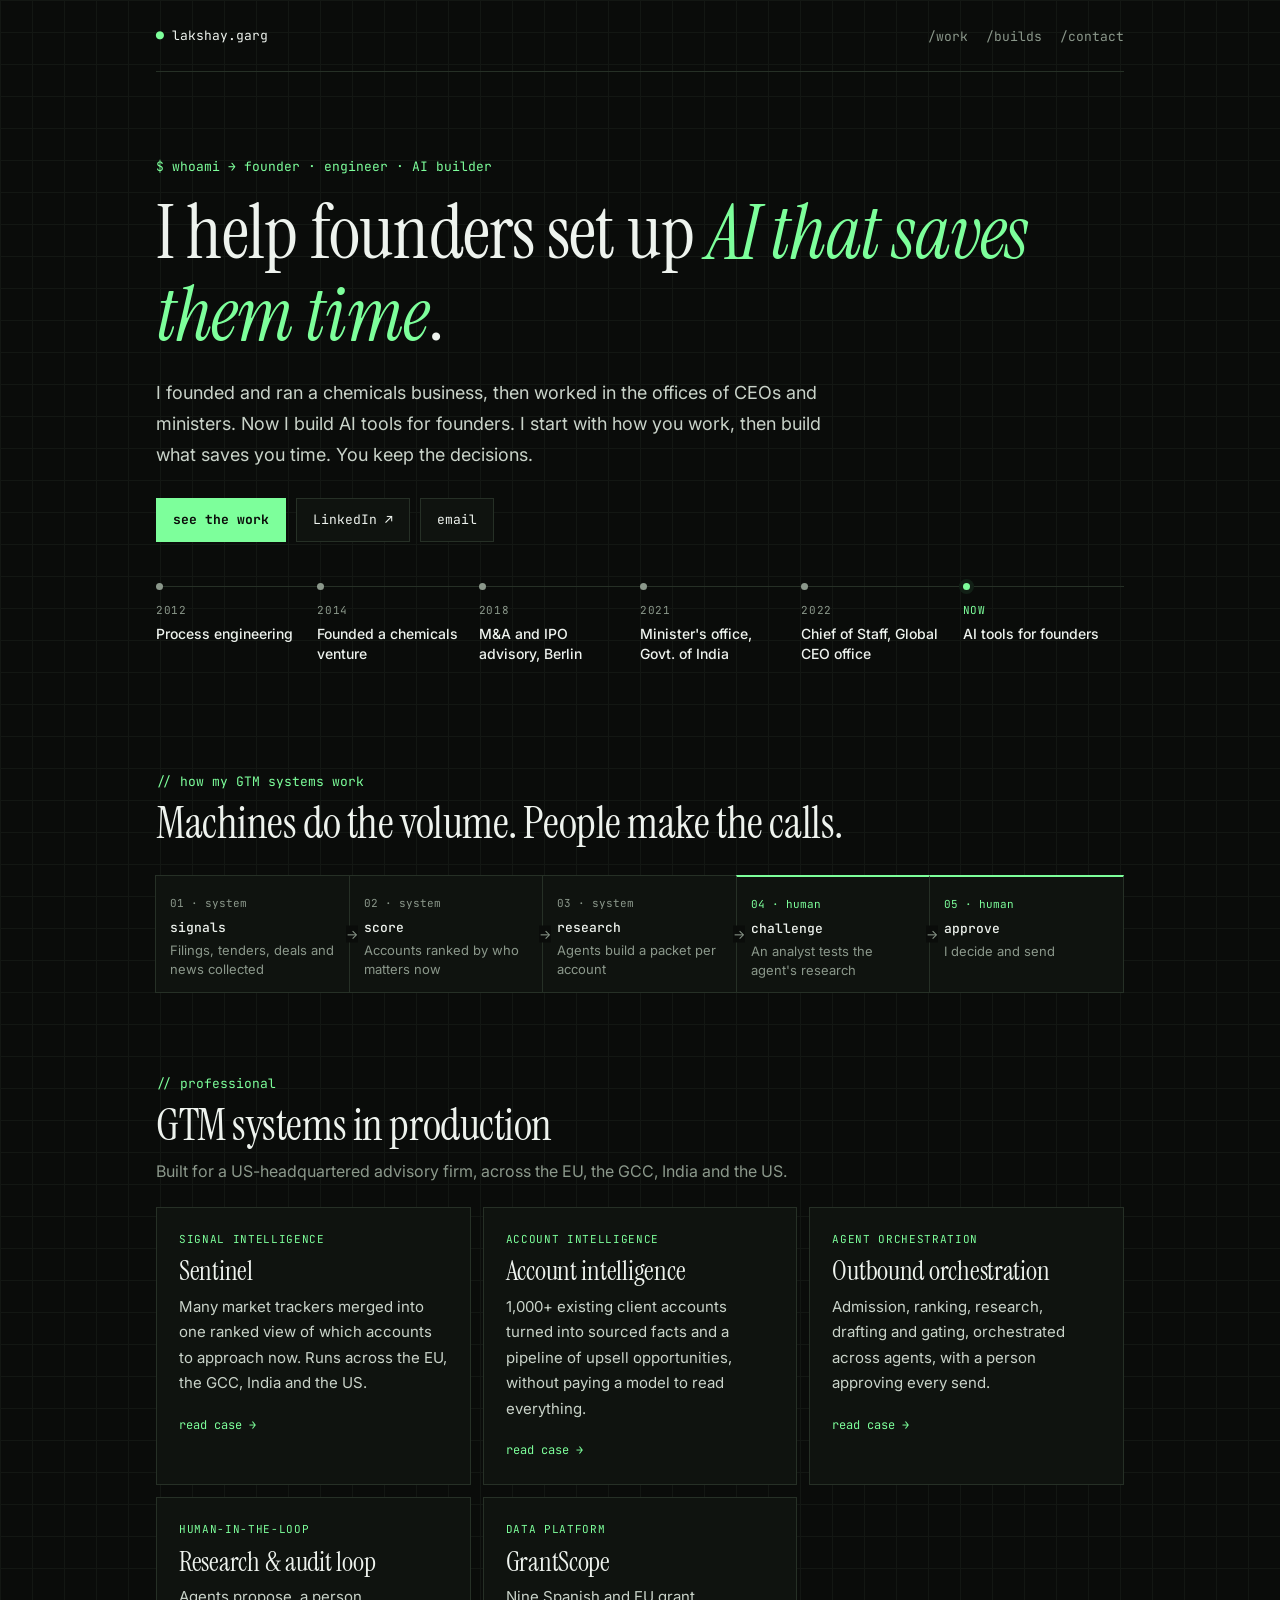
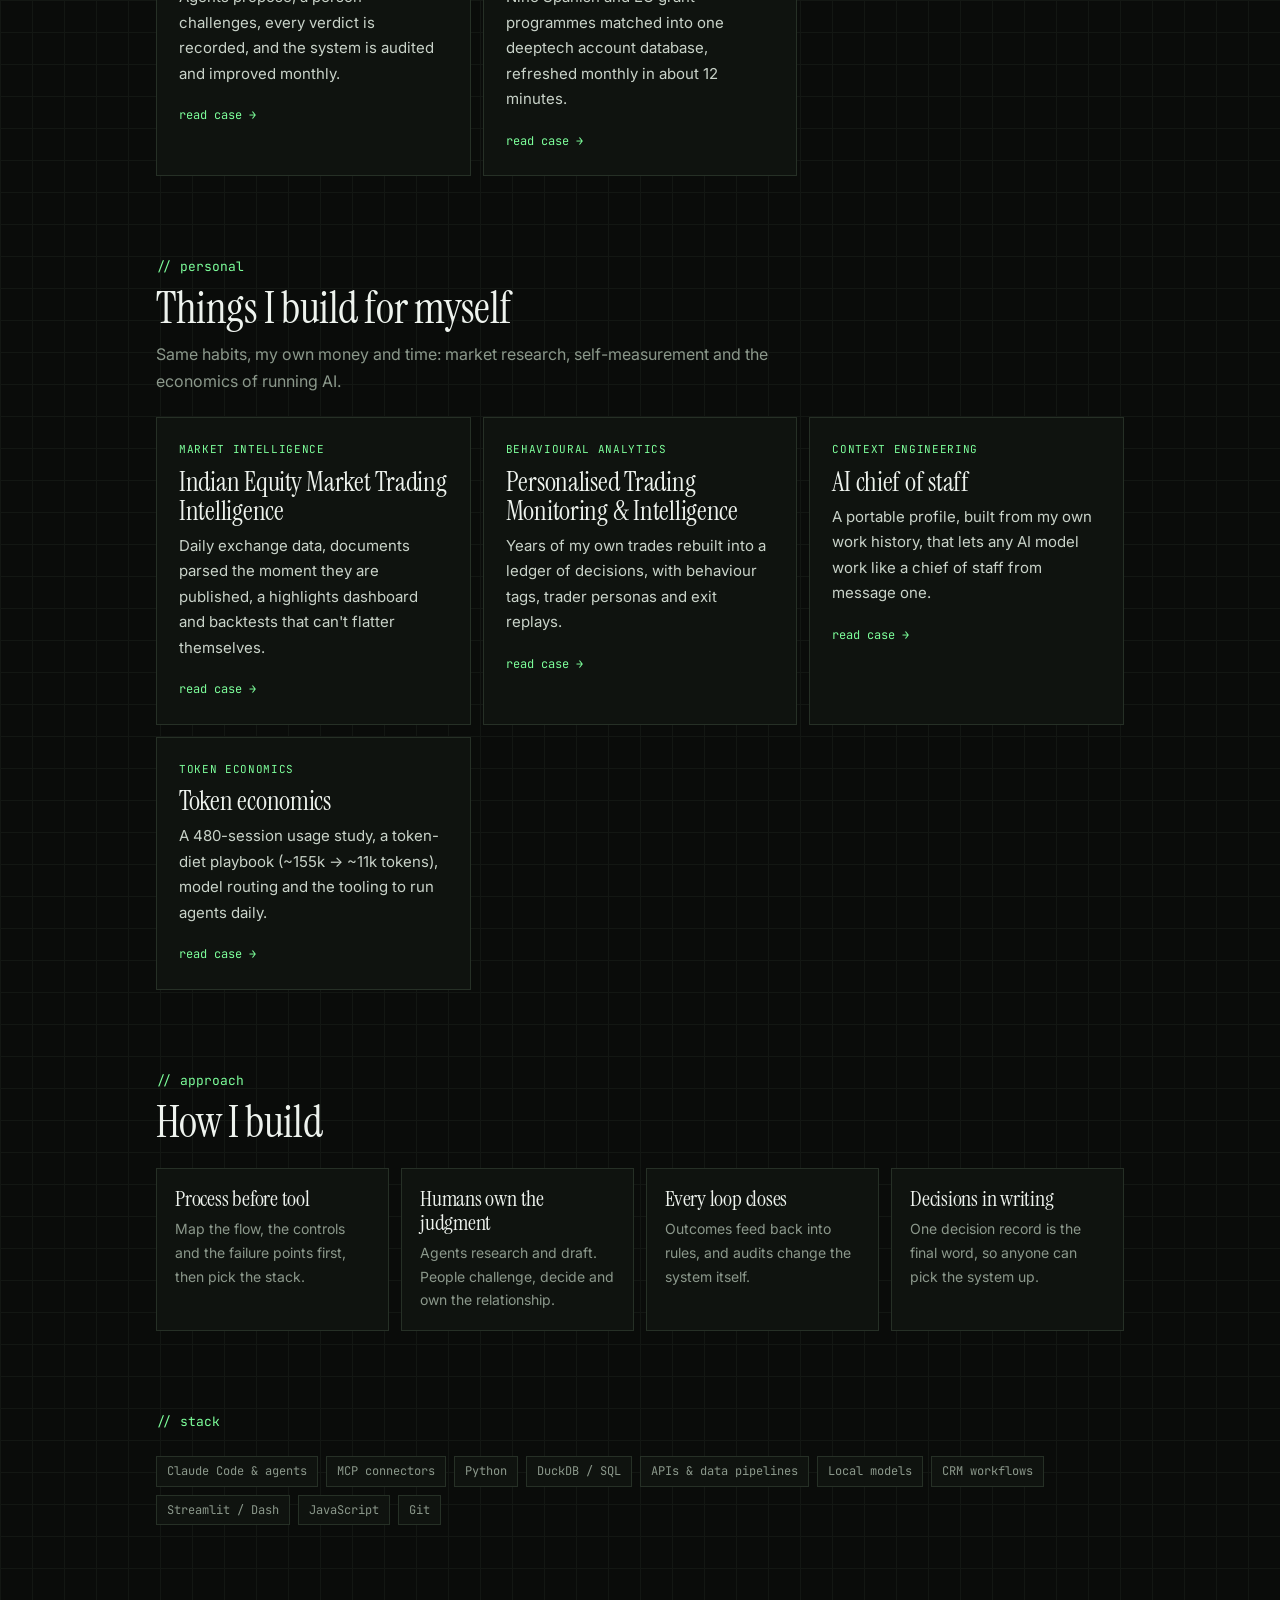
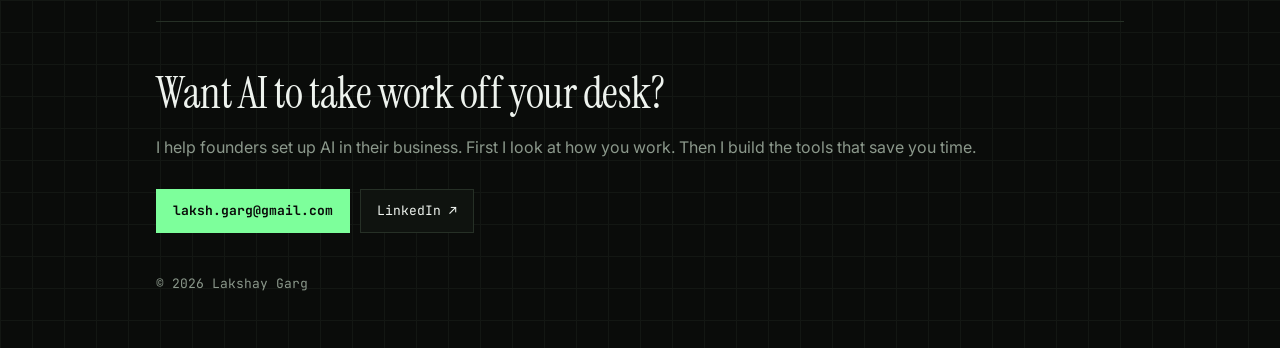
<file: index.html>
<!doctype html>
<html lang="en">
<head>
<meta charset="utf-8">
<meta name="viewport" content="width=device-width, initial-scale=1">
<title>Lakshay Garg — AI for founders</title>
<meta name="description" content="I help founders set up AI in their business. First I look at how you work. Then I build the tools that save you time.">
<link rel="preconnect" href="https://fonts.googleapis.com"><link href="https://fonts.googleapis.com/css2?family=Inter:wght@400;500;600;700&family=JetBrains+Mono:wght@400;500;700&family=Instrument+Serif:ital@0;1&display=swap" rel="stylesheet">
<meta property="og:title" content="Lakshay Garg — AI for founders"><meta property="og:description" content="I help founders set up AI in their business. First I look at how you work. Then I build the tools that save you time."><meta property="og:url" content="https://lakshgarg-wq.github.io/"><meta property="og:image" content="https://lakshgarg-wq.github.io/og/home.png"><meta name="twitter:card" content="summary_large_image">
<link rel="stylesheet" href="site.css">
</head>
<body>
<div class="wrap">
<nav class="top"><a class="brand mono" href="index.html"><b>●</b> lakshay.garg</a><span class="links"><a href="index.html#professional">/work</a><a href="index.html#personal">/builds</a><a href="index.html#contact">/contact</a></span></nav>
<header class="hero">
  <div class="mono prompt">$ whoami → founder · engineer · AI builder</div>
  <h1>I help founders set up <em>AI that saves them time</em>.</h1>
  <p class="lede">I founded and ran a chemicals business, then worked in the offices of CEOs and ministers. Now I build AI tools for founders. I start with how you work, then build what saves you time. You keep the decisions.</p>
  <div class="cta"><a class="btn primary" href="#professional">see the work</a><a class="btn" href="https://www.linkedin.com/in/lakshay-garg-66840947">LinkedIn ↗</a><a class="btn" href="mailto:laksh.garg@gmail.com">email</a></div>
  <div class="path">
    <div><span>2012</span><b>Process engineering</b></div>
    <div><span>2014</span><b>Founded a chemicals venture</b></div>
    <div><span>2018</span><b>M&amp;A and IPO advisory, Berlin</b></div>
    <div><span>2021</span><b>Minister's office, Govt. of India</b></div>
    <div><span>2022</span><b>Chief of Staff, Global CEO office</b></div>
    <div class="now"><span>Now</span><b>AI tools for founders</b></div>
  </div>
</header>

<section class="how">
  <div class="sec-head"><span class="mono">// how my GTM systems work</span><h2>Machines do the volume. People make the calls.</h2></div>
  <div class="pipe"><div class=""><span>01 · system</span><b>signals</b><p>Filings, tenders, deals and news collected</p></div><div class=""><span>02 · system</span><b>score</b><p>Accounts ranked by who matters now</p></div><div class=""><span>03 · system</span><b>research</b><p>Agents build a packet per account</p></div><div class="h"><span>04 · human</span><b>challenge</b><p>An analyst tests the agent's research</p></div><div class="h"><span>05 · human</span><b>approve</b><p>I decide and send</p></div></div>
</section>

<section id="professional">
  <div class="sec-head"><span class="mono">// professional</span><h2>GTM systems in production</h2><p>Built for a US-headquartered advisory firm, across the EU, the GCC, India and the US.</p></div>
  <div class="cards"><a class="card" href="cases/sentinel.html"><div class="k">Signal intelligence</div><h3>Sentinel</h3><p>Many market trackers merged into one ranked view of which accounts to approach now. Runs across the EU, the GCC, India and the US.</p><span class="go">read case →</span></a><a class="card" href="cases/account-intelligence.html"><div class="k">Account intelligence</div><h3>Account intelligence</h3><p>1,000+ existing client accounts turned into sourced facts and a pipeline of upsell opportunities, without paying a model to read everything.</p><span class="go">read case →</span></a><a class="card" href="cases/outbound.html"><div class="k">Agent orchestration</div><h3>Outbound orchestration</h3><p>Admission, ranking, research, drafting and gating, orchestrated across agents, with a person approving every send.</p><span class="go">read case →</span></a><a class="card" href="cases/audit-loop.html"><div class="k">Human-in-the-loop</div><h3>Research & audit loop</h3><p>Agents propose, a person challenges, every verdict is recorded, and the system is audited and improved monthly.</p><span class="go">read case →</span></a><a class="card" href="cases/grantscope.html"><div class="k">Data platform</div><h3>GrantScope</h3><p>Nine Spanish and EU grant programmes matched into one deeptech account database, refreshed monthly in about 12 minutes.</p><span class="go">read case →</span></a></div>
</section>

<section id="personal">
  <div class="sec-head"><span class="mono">// personal</span><h2>Things I build for myself</h2><p>Same habits, my own money and time: market research, self-measurement and the economics of running AI.</p></div>
  <div class="cards"><a class="card" href="cases/nse-pulse.html"><div class="k">Market intelligence</div><h3>Indian Equity Market Trading Intelligence</h3><p>Daily exchange data, documents parsed the moment they are published, a highlights dashboard and backtests that can't flatter themselves.</p><span class="go">read case →</span></a><a class="card" href="cases/ledgerlens.html"><div class="k">Behavioural analytics</div><h3>Personalised Trading Monitoring & Intelligence</h3><p>Years of my own trades rebuilt into a ledger of decisions, with behaviour tags, trader personas and exit replays.</p><span class="go">read case →</span></a><a class="card" href="cases/chief-of-staff.html"><div class="k">Context engineering</div><h3>AI chief of staff</h3><p>A portable profile, built from my own work history, that lets any AI model work like a chief of staff from message one.</p><span class="go">read case →</span></a><a class="card" href="cases/token-economics.html"><div class="k">Token economics</div><h3>Token economics</h3><p>A 480-session usage study, a token-diet playbook (~155k → ~11k tokens), model routing and the tooling to run agents daily.</p><span class="go">read case →</span></a></div>
</section>

<section id="approach">
  <div class="sec-head"><span class="mono">// approach</span><h2>How I build</h2></div>
  <div class="grid4">
    <div><h4>Process before tool</h4><p>Map the flow, the controls and the failure points first, then pick the stack.</p></div>
    <div><h4>Humans own the judgment</h4><p>Agents research and draft. People challenge, decide and own the relationship.</p></div>
    <div><h4>Every loop closes</h4><p>Outcomes feed back into rules, and audits change the system itself.</p></div>
    <div><h4>Decisions in writing</h4><p>One decision record is the final word, so anyone can pick the system up.</p></div>
  </div>
</section>

<section>
  <div class="sec-head"><span class="mono">// stack</span></div>
  <div class="chips"><span class="chip">Claude Code &amp; agents</span><span class="chip">MCP connectors</span><span class="chip">Python</span><span class="chip">DuckDB / SQL</span><span class="chip">APIs &amp; data pipelines</span><span class="chip">Local models</span><span class="chip">CRM workflows</span><span class="chip">Streamlit / Dash</span><span class="chip">JavaScript</span><span class="chip">Git</span></div>
</section>
<footer id="contact">
  <h2>Want AI to take work off your desk?</h2>
  <p>I help founders set up AI in their business. First I look at how you work. Then I build the tools that save you time.</p>
  <div class="cta"><a class="btn primary" href="mailto:laksh.garg@gmail.com">laksh.garg@gmail.com</a><a class="btn" href="https://www.linkedin.com/in/lakshay-garg-66840947">LinkedIn ↗</a></div>
  <p class="fine mono">© 2026 Lakshay Garg</p>
</footer>
</div>
</body>
</html>
</file>
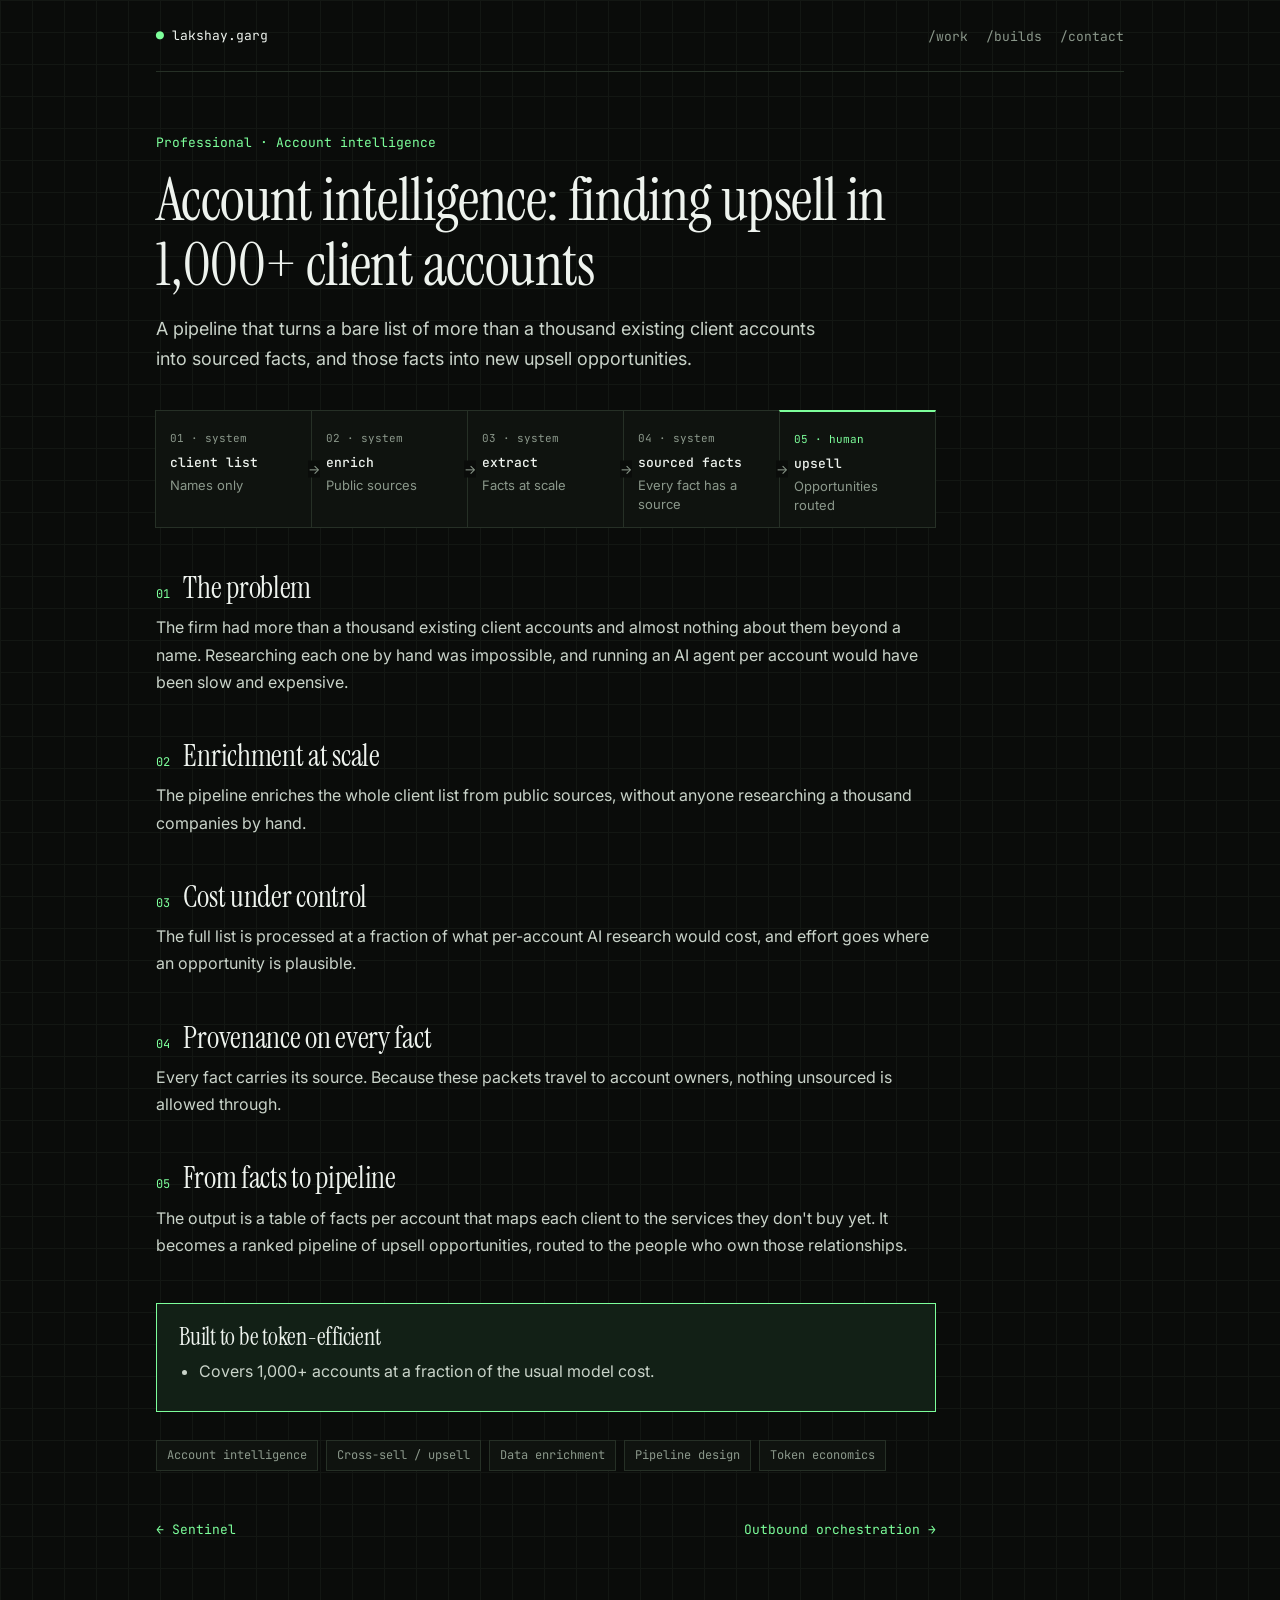
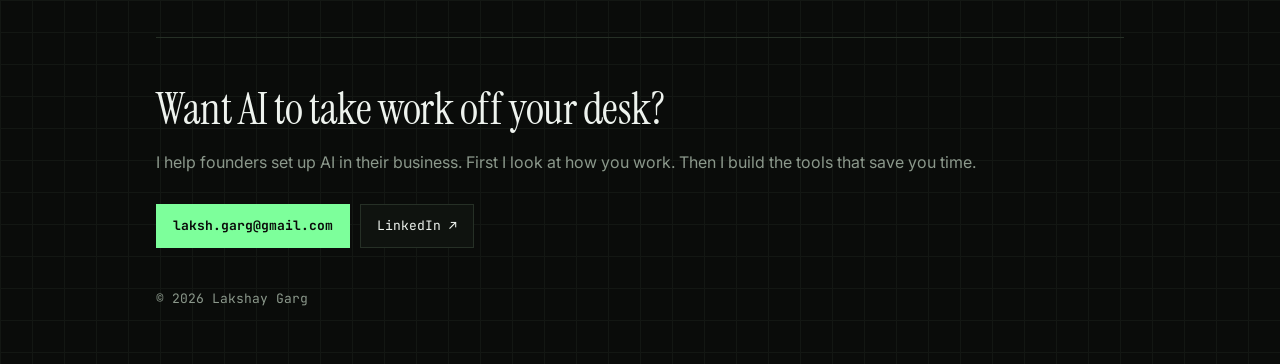
<file: cases/account-intelligence.html>
<!doctype html>
<html lang="en">
<head>
<meta charset="utf-8">
<meta name="viewport" content="width=device-width, initial-scale=1">
<title>Account intelligence — Lakshay Garg</title>
<meta name="description" content="A pipeline that turns a bare list of more than a thousand existing client accounts into sourced facts, and those facts into new upsell opportunities.">
<link rel="preconnect" href="https://fonts.googleapis.com"><link href="https://fonts.googleapis.com/css2?family=Inter:wght@400;500;600;700&family=JetBrains+Mono:wght@400;500;700&family=Instrument+Serif:ital@0;1&display=swap" rel="stylesheet">
<meta property="og:title" content="Account intelligence — Lakshay Garg"><meta property="og:description" content="A pipeline that turns a bare list of more than a thousand existing client accounts into sourced facts, and those facts into new upsell opportunities."><meta property="og:url" content="https://lakshgarg-wq.github.io/cases/account-intelligence.html"><meta property="og:image" content="https://lakshgarg-wq.github.io/og/home.png"><meta name="twitter:card" content="summary_large_image">
<link rel="stylesheet" href="../site.css">
</head>
<body>
<div class="wrap">
<nav class="top"><a class="brand mono" href="../index.html"><b>●</b> lakshay.garg</a><span class="links"><a href="../index.html#professional">/work</a><a href="../index.html#personal">/builds</a><a href="../index.html#contact">/contact</a></span></nav>
<main class="case"><header><div class="mono prompt">Professional · Account intelligence</div><h1>Account intelligence: finding upsell in 1,000+ client accounts</h1><p class="lede">A pipeline that turns a bare list of more than a thousand existing client accounts into sourced facts, and those facts into new upsell opportunities.</p></header>
<div class="pipe"><div class=""><span>01 · system</span><b>client list</b><p>Names only</p></div><div class=""><span>02 · system</span><b>enrich</b><p>Public sources</p></div><div class=""><span>03 · system</span><b>extract</b><p>Facts at scale</p></div><div class=""><span>04 · system</span><b>sourced facts</b><p>Every fact has a source</p></div><div class="h"><span>05 · human</span><b>upsell</b><p>Opportunities routed</p></div></div>
<section><h2><small>01</small>The problem</h2><p>The firm had more than a thousand existing client accounts and almost nothing about them beyond a name. Researching each one by hand was impossible, and running an AI agent per account would have been slow and expensive.</p></section>
<section><h2><small>02</small>Enrichment at scale</h2><p>The pipeline enriches the whole client list from public sources, without anyone researching a thousand companies by hand.</p></section>
<section><h2><small>03</small>Cost under control</h2><p>The full list is processed at a fraction of what per-account AI research would cost, and effort goes where an opportunity is plausible.</p></section>
<section><h2><small>04</small>Provenance on every fact</h2><p>Every fact carries its source. Because these packets travel to account owners, nothing unsourced is allowed through.</p></section>
<section><h2><small>05</small>From facts to pipeline</h2><p>The output is a table of facts per account that maps each client to the services they don't buy yet. It becomes a ranked pipeline of upsell opportunities, routed to the people who own those relationships.</p></section>
<div class="box"><h3>Built to be token-efficient</h3><ul><li>Covers 1,000+ accounts at a fraction of the usual model cost.</li></ul></div>
<div class="chips"><span class="chip">Account intelligence</span><span class="chip">Cross-sell / upsell</span><span class="chip">Data enrichment</span><span class="chip">Pipeline design</span><span class="chip">Token economics</span></div>
<div class="next"><span><a href="sentinel.html">← Sentinel</a></span><span><a href="outbound.html">Outbound orchestration →</a></span></div></main>
<footer id="contact">
  <h2>Want AI to take work off your desk?</h2>
  <p>I help founders set up AI in their business. First I look at how you work. Then I build the tools that save you time.</p>
  <div class="cta"><a class="btn primary" href="mailto:laksh.garg@gmail.com">laksh.garg@gmail.com</a><a class="btn" href="https://www.linkedin.com/in/lakshay-garg-66840947">LinkedIn ↗</a></div>
  <p class="fine mono">© 2026 Lakshay Garg</p>
</footer>
</div>
</body>
</html>
</file>
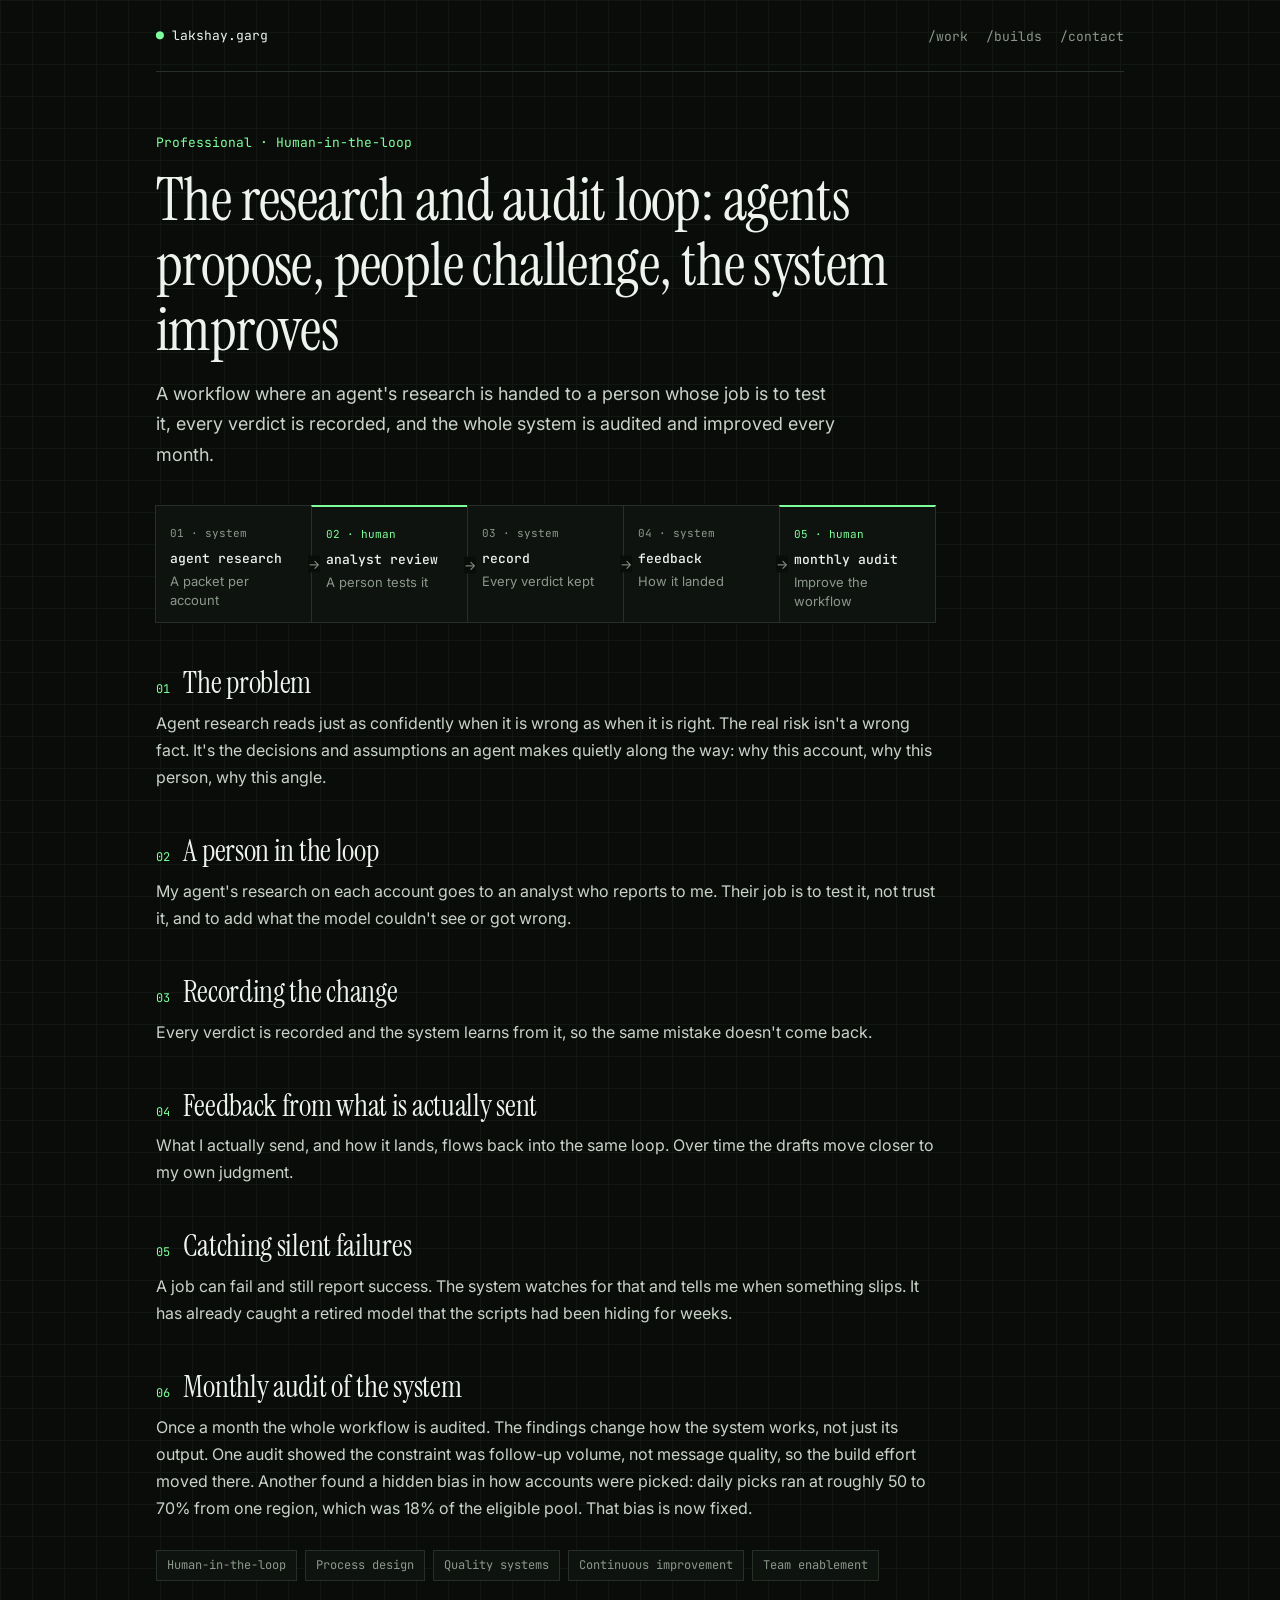
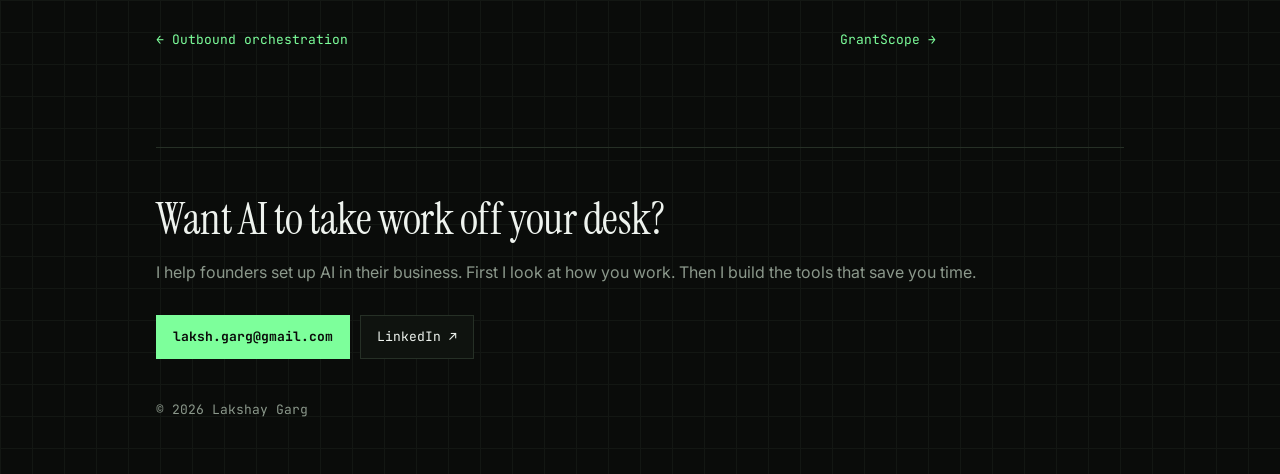
<file: cases/audit-loop.html>
<!doctype html>
<html lang="en">
<head>
<meta charset="utf-8">
<meta name="viewport" content="width=device-width, initial-scale=1">
<title>Research & audit loop — Lakshay Garg</title>
<meta name="description" content="A workflow where an agent's research is handed to a person whose job is to test it, every verdict is recorded, and the whole system is audited and improved every month.">
<link rel="preconnect" href="https://fonts.googleapis.com"><link href="https://fonts.googleapis.com/css2?family=Inter:wght@400;500;600;700&family=JetBrains+Mono:wght@400;500;700&family=Instrument+Serif:ital@0;1&display=swap" rel="stylesheet">
<meta property="og:title" content="Research & audit loop — Lakshay Garg"><meta property="og:description" content="A workflow where an agent's research is handed to a person whose job is to test it, every verdict is recorded, and the whole system is audited and improved every month."><meta property="og:url" content="https://lakshgarg-wq.github.io/cases/audit-loop.html"><meta property="og:image" content="https://lakshgarg-wq.github.io/og/audit-loop.png"><meta name="twitter:card" content="summary_large_image">
<link rel="stylesheet" href="../site.css">
</head>
<body>
<div class="wrap">
<nav class="top"><a class="brand mono" href="../index.html"><b>●</b> lakshay.garg</a><span class="links"><a href="../index.html#professional">/work</a><a href="../index.html#personal">/builds</a><a href="../index.html#contact">/contact</a></span></nav>
<main class="case"><header><div class="mono prompt">Professional · Human-in-the-loop</div><h1>The research and audit loop: agents propose, people challenge, the system improves</h1><p class="lede">A workflow where an agent's research is handed to a person whose job is to test it, every verdict is recorded, and the whole system is audited and improved every month.</p></header>
<div class="pipe"><div class=""><span>01 · system</span><b>agent research</b><p>A packet per account</p></div><div class="h"><span>02 · human</span><b>analyst review</b><p>A person tests it</p></div><div class=""><span>03 · system</span><b>record</b><p>Every verdict kept</p></div><div class=""><span>04 · system</span><b>feedback</b><p>How it landed</p></div><div class="h"><span>05 · human</span><b>monthly audit</b><p>Improve the workflow</p></div></div>
<section><h2><small>01</small>The problem</h2><p>Agent research reads just as confidently when it is wrong as when it is right. The real risk isn't a wrong fact. It's the decisions and assumptions an agent makes quietly along the way: why this account, why this person, why this angle.</p></section>
<section><h2><small>02</small>A person in the loop</h2><p>My agent's research on each account goes to an analyst who reports to me. Their job is to test it, not trust it, and to add what the model couldn't see or got wrong.</p></section>
<section><h2><small>03</small>Recording the change</h2><p>Every verdict is recorded and the system learns from it, so the same mistake doesn't come back.</p></section>
<section><h2><small>04</small>Feedback from what is actually sent</h2><p>What I actually send, and how it lands, flows back into the same loop. Over time the drafts move closer to my own judgment.</p></section>
<section><h2><small>05</small>Catching silent failures</h2><p>A job can fail and still report success. The system watches for that and tells me when something slips. It has already caught a retired model that the scripts had been hiding for weeks.</p></section>
<section><h2><small>06</small>Monthly audit of the system</h2><p>Once a month the whole workflow is audited. The findings change how the system works, not just its output. One audit showed the constraint was follow-up volume, not message quality, so the build effort moved there. Another found a hidden bias in how accounts were picked: daily picks ran at roughly 50 to 70% from one region, which was 18% of the eligible pool. That bias is now fixed.</p></section>
<div class="chips"><span class="chip">Human-in-the-loop</span><span class="chip">Process design</span><span class="chip">Quality systems</span><span class="chip">Continuous improvement</span><span class="chip">Team enablement</span></div>
<div class="next"><span><a href="outbound.html">← Outbound orchestration</a></span><span><a href="grantscope.html">GrantScope →</a></span></div></main>
<footer id="contact">
  <h2>Want AI to take work off your desk?</h2>
  <p>I help founders set up AI in their business. First I look at how you work. Then I build the tools that save you time.</p>
  <div class="cta"><a class="btn primary" href="mailto:laksh.garg@gmail.com">laksh.garg@gmail.com</a><a class="btn" href="https://www.linkedin.com/in/lakshay-garg-66840947">LinkedIn ↗</a></div>
  <p class="fine mono">© 2026 Lakshay Garg</p>
</footer>
</div>
</body>
</html>
</file>
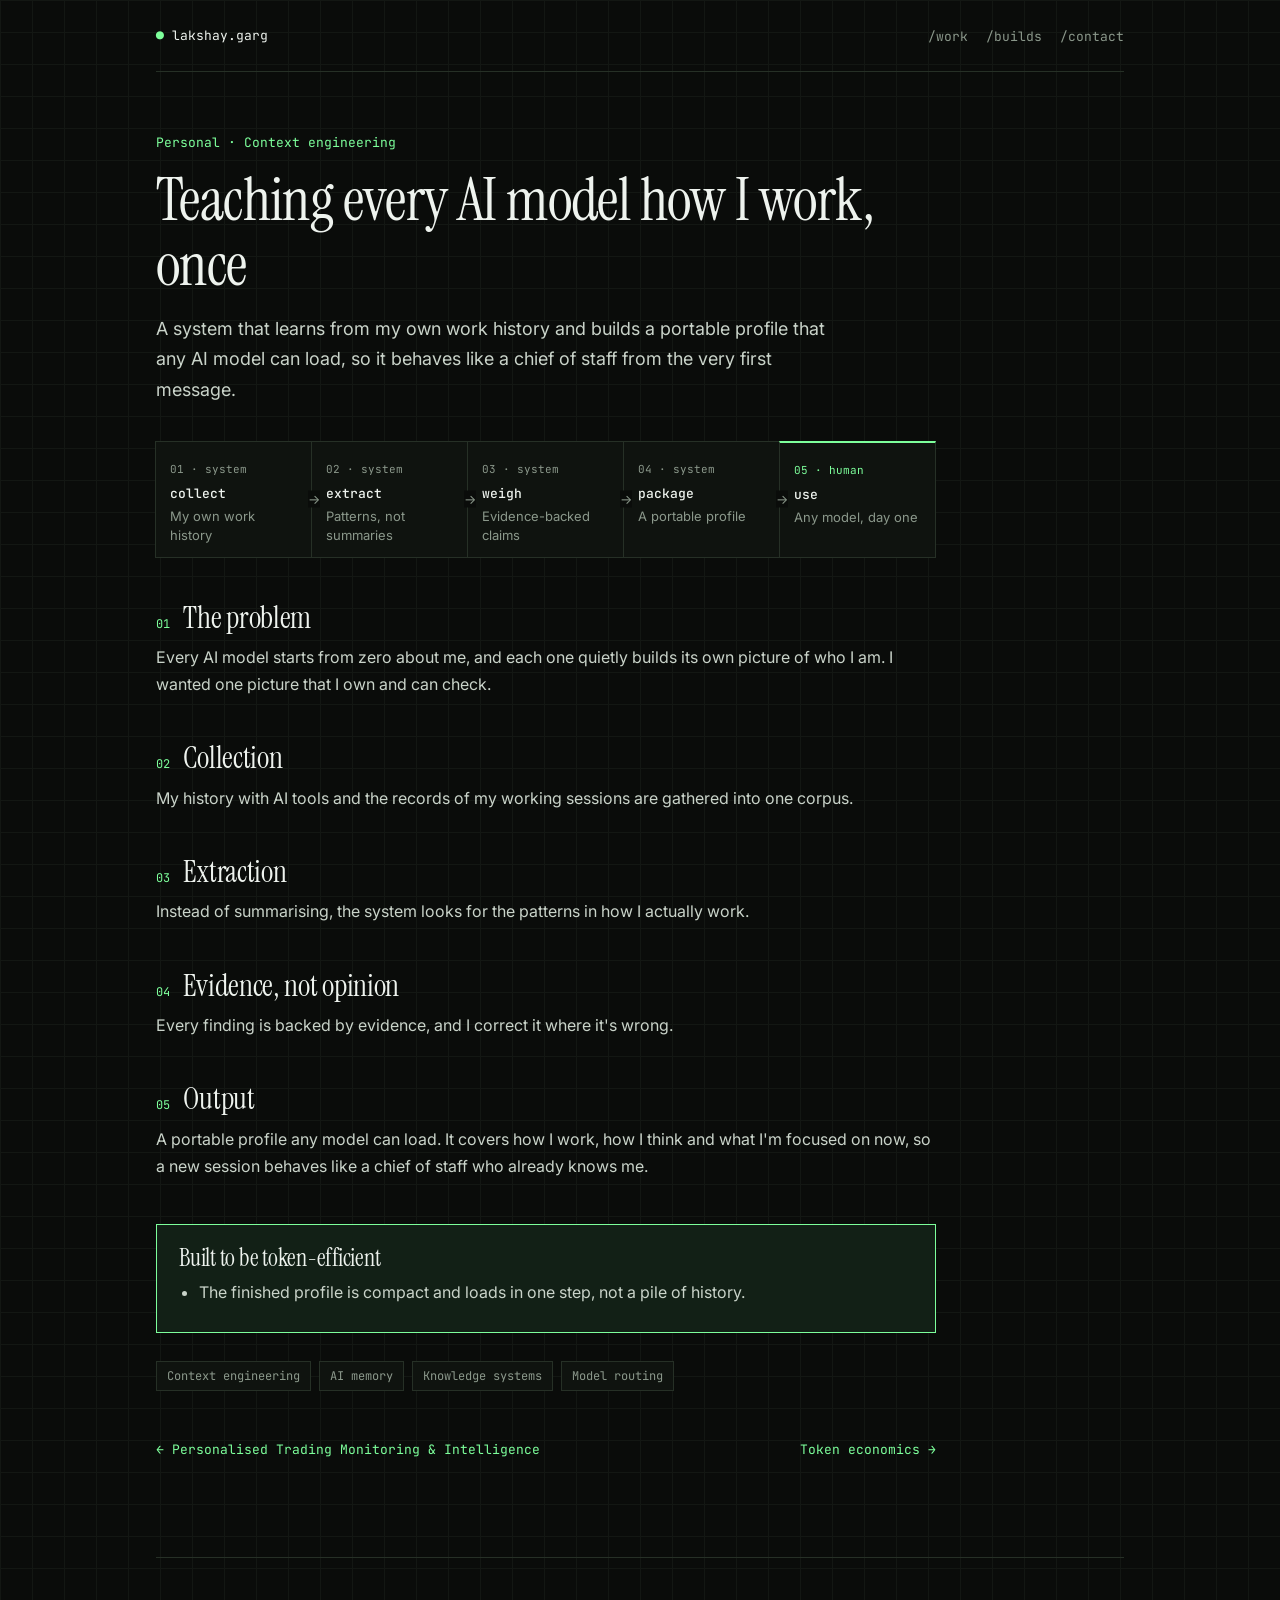
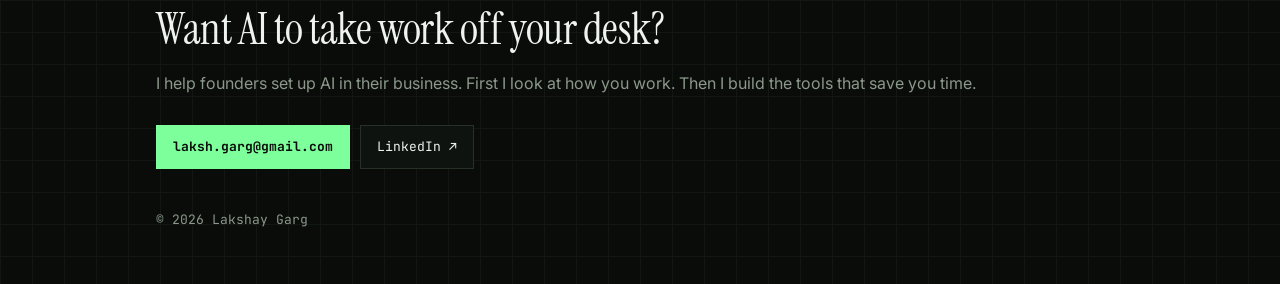
<file: cases/chief-of-staff.html>
<!doctype html>
<html lang="en">
<head>
<meta charset="utf-8">
<meta name="viewport" content="width=device-width, initial-scale=1">
<title>AI chief of staff — Lakshay Garg</title>
<meta name="description" content="A system that learns from my own work history and builds a portable profile that any AI model can load, so it behaves like a chief of staff from the very first message.">
<link rel="preconnect" href="https://fonts.googleapis.com"><link href="https://fonts.googleapis.com/css2?family=Inter:wght@400;500;600;700&family=JetBrains+Mono:wght@400;500;700&family=Instrument+Serif:ital@0;1&display=swap" rel="stylesheet">
<meta property="og:title" content="AI chief of staff — Lakshay Garg"><meta property="og:description" content="A system that learns from my own work history and builds a portable profile that any AI model can load, so it behaves like a chief of staff from the very first message."><meta property="og:url" content="https://lakshgarg-wq.github.io/cases/chief-of-staff.html"><meta property="og:image" content="https://lakshgarg-wq.github.io/og/home.png"><meta name="twitter:card" content="summary_large_image">
<link rel="stylesheet" href="../site.css">
</head>
<body>
<div class="wrap">
<nav class="top"><a class="brand mono" href="../index.html"><b>●</b> lakshay.garg</a><span class="links"><a href="../index.html#professional">/work</a><a href="../index.html#personal">/builds</a><a href="../index.html#contact">/contact</a></span></nav>
<main class="case"><header><div class="mono prompt">Personal · Context engineering</div><h1>Teaching every AI model how I work, once</h1><p class="lede">A system that learns from my own work history and builds a portable profile that any AI model can load, so it behaves like a chief of staff from the very first message.</p></header>
<div class="pipe"><div class=""><span>01 · system</span><b>collect</b><p>My own work history</p></div><div class=""><span>02 · system</span><b>extract</b><p>Patterns, not summaries</p></div><div class=""><span>03 · system</span><b>weigh</b><p>Evidence-backed claims</p></div><div class=""><span>04 · system</span><b>package</b><p>A portable profile</p></div><div class="h"><span>05 · human</span><b>use</b><p>Any model, day one</p></div></div>
<section><h2><small>01</small>The problem</h2><p>Every AI model starts from zero about me, and each one quietly builds its own picture of who I am. I wanted one picture that I own and can check.</p></section>
<section><h2><small>02</small>Collection</h2><p>My history with AI tools and the records of my working sessions are gathered into one corpus.</p></section>
<section><h2><small>03</small>Extraction</h2><p>Instead of summarising, the system looks for the patterns in how I actually work.</p></section>
<section><h2><small>04</small>Evidence, not opinion</h2><p>Every finding is backed by evidence, and I correct it where it's wrong.</p></section>
<section><h2><small>05</small>Output</h2><p>A portable profile any model can load. It covers how I work, how I think and what I'm focused on now, so a new session behaves like a chief of staff who already knows me.</p></section>
<div class="box"><h3>Built to be token-efficient</h3><ul><li>The finished profile is compact and loads in one step, not a pile of history.</li></ul></div>
<div class="chips"><span class="chip">Context engineering</span><span class="chip">AI memory</span><span class="chip">Knowledge systems</span><span class="chip">Model routing</span></div>
<div class="next"><span><a href="ledgerlens.html">← Personalised Trading Monitoring & Intelligence</a></span><span><a href="token-economics.html">Token economics →</a></span></div></main>
<footer id="contact">
  <h2>Want AI to take work off your desk?</h2>
  <p>I help founders set up AI in their business. First I look at how you work. Then I build the tools that save you time.</p>
  <div class="cta"><a class="btn primary" href="mailto:laksh.garg@gmail.com">laksh.garg@gmail.com</a><a class="btn" href="https://www.linkedin.com/in/lakshay-garg-66840947">LinkedIn ↗</a></div>
  <p class="fine mono">© 2026 Lakshay Garg</p>
</footer>
</div>
</body>
</html>
</file>
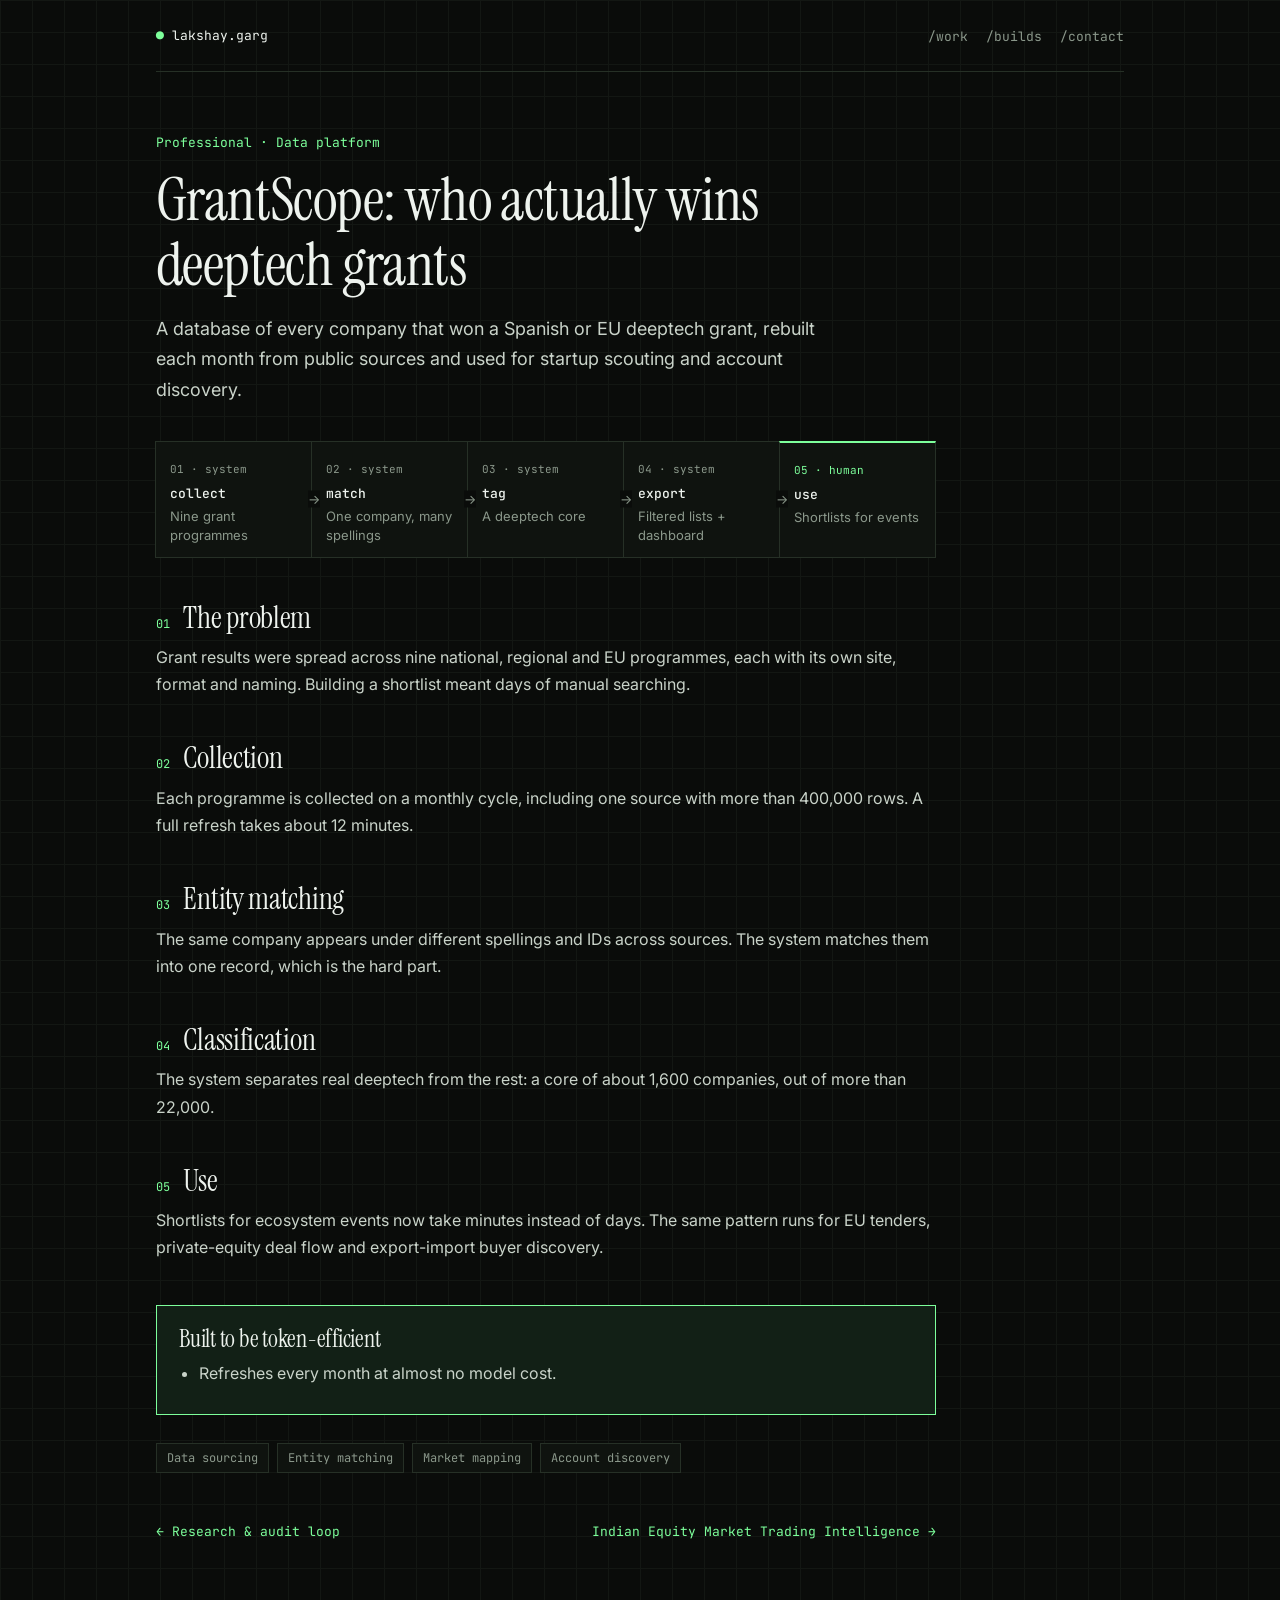
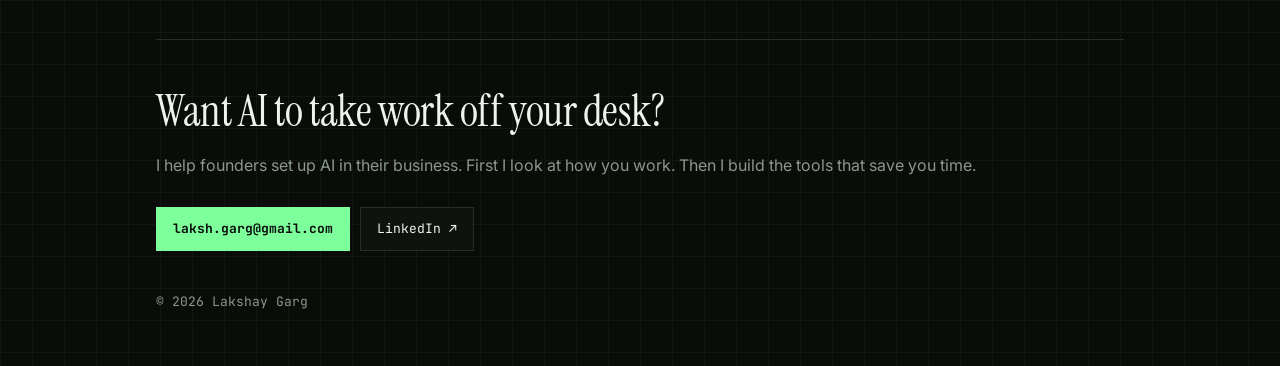
<file: cases/grantscope.html>
<!doctype html>
<html lang="en">
<head>
<meta charset="utf-8">
<meta name="viewport" content="width=device-width, initial-scale=1">
<title>GrantScope — Lakshay Garg</title>
<meta name="description" content="A database of every company that won a Spanish or EU deeptech grant, rebuilt each month from public sources and used for startup scouting and account discovery.">
<link rel="preconnect" href="https://fonts.googleapis.com"><link href="https://fonts.googleapis.com/css2?family=Inter:wght@400;500;600;700&family=JetBrains+Mono:wght@400;500;700&family=Instrument+Serif:ital@0;1&display=swap" rel="stylesheet">
<meta property="og:title" content="GrantScope — Lakshay Garg"><meta property="og:description" content="A database of every company that won a Spanish or EU deeptech grant, rebuilt each month from public sources and used for startup scouting and account discovery."><meta property="og:url" content="https://lakshgarg-wq.github.io/cases/grantscope.html"><meta property="og:image" content="https://lakshgarg-wq.github.io/og/home.png"><meta name="twitter:card" content="summary_large_image">
<link rel="stylesheet" href="../site.css">
</head>
<body>
<div class="wrap">
<nav class="top"><a class="brand mono" href="../index.html"><b>●</b> lakshay.garg</a><span class="links"><a href="../index.html#professional">/work</a><a href="../index.html#personal">/builds</a><a href="../index.html#contact">/contact</a></span></nav>
<main class="case"><header><div class="mono prompt">Professional · Data platform</div><h1>GrantScope: who actually wins deeptech grants</h1><p class="lede">A database of every company that won a Spanish or EU deeptech grant, rebuilt each month from public sources and used for startup scouting and account discovery.</p></header>
<div class="pipe"><div class=""><span>01 · system</span><b>collect</b><p>Nine grant programmes</p></div><div class=""><span>02 · system</span><b>match</b><p>One company, many spellings</p></div><div class=""><span>03 · system</span><b>tag</b><p>A deeptech core</p></div><div class=""><span>04 · system</span><b>export</b><p>Filtered lists + dashboard</p></div><div class="h"><span>05 · human</span><b>use</b><p>Shortlists for events</p></div></div>
<section><h2><small>01</small>The problem</h2><p>Grant results were spread across nine national, regional and EU programmes, each with its own site, format and naming. Building a shortlist meant days of manual searching.</p></section>
<section><h2><small>02</small>Collection</h2><p>Each programme is collected on a monthly cycle, including one source with more than 400,000 rows. A full refresh takes about 12 minutes.</p></section>
<section><h2><small>03</small>Entity matching</h2><p>The same company appears under different spellings and IDs across sources. The system matches them into one record, which is the hard part.</p></section>
<section><h2><small>04</small>Classification</h2><p>The system separates real deeptech from the rest: a core of about 1,600 companies, out of more than 22,000.</p></section>
<section><h2><small>05</small>Use</h2><p>Shortlists for ecosystem events now take minutes instead of days. The same pattern runs for EU tenders, private-equity deal flow and export-import buyer discovery.</p></section>
<div class="box"><h3>Built to be token-efficient</h3><ul><li>Refreshes every month at almost no model cost.</li></ul></div>
<div class="chips"><span class="chip">Data sourcing</span><span class="chip">Entity matching</span><span class="chip">Market mapping</span><span class="chip">Account discovery</span></div>
<div class="next"><span><a href="audit-loop.html">← Research & audit loop</a></span><span><a href="nse-pulse.html">Indian Equity Market Trading Intelligence →</a></span></div></main>
<footer id="contact">
  <h2>Want AI to take work off your desk?</h2>
  <p>I help founders set up AI in their business. First I look at how you work. Then I build the tools that save you time.</p>
  <div class="cta"><a class="btn primary" href="mailto:laksh.garg@gmail.com">laksh.garg@gmail.com</a><a class="btn" href="https://www.linkedin.com/in/lakshay-garg-66840947">LinkedIn ↗</a></div>
  <p class="fine mono">© 2026 Lakshay Garg</p>
</footer>
</div>
</body>
</html>
</file>
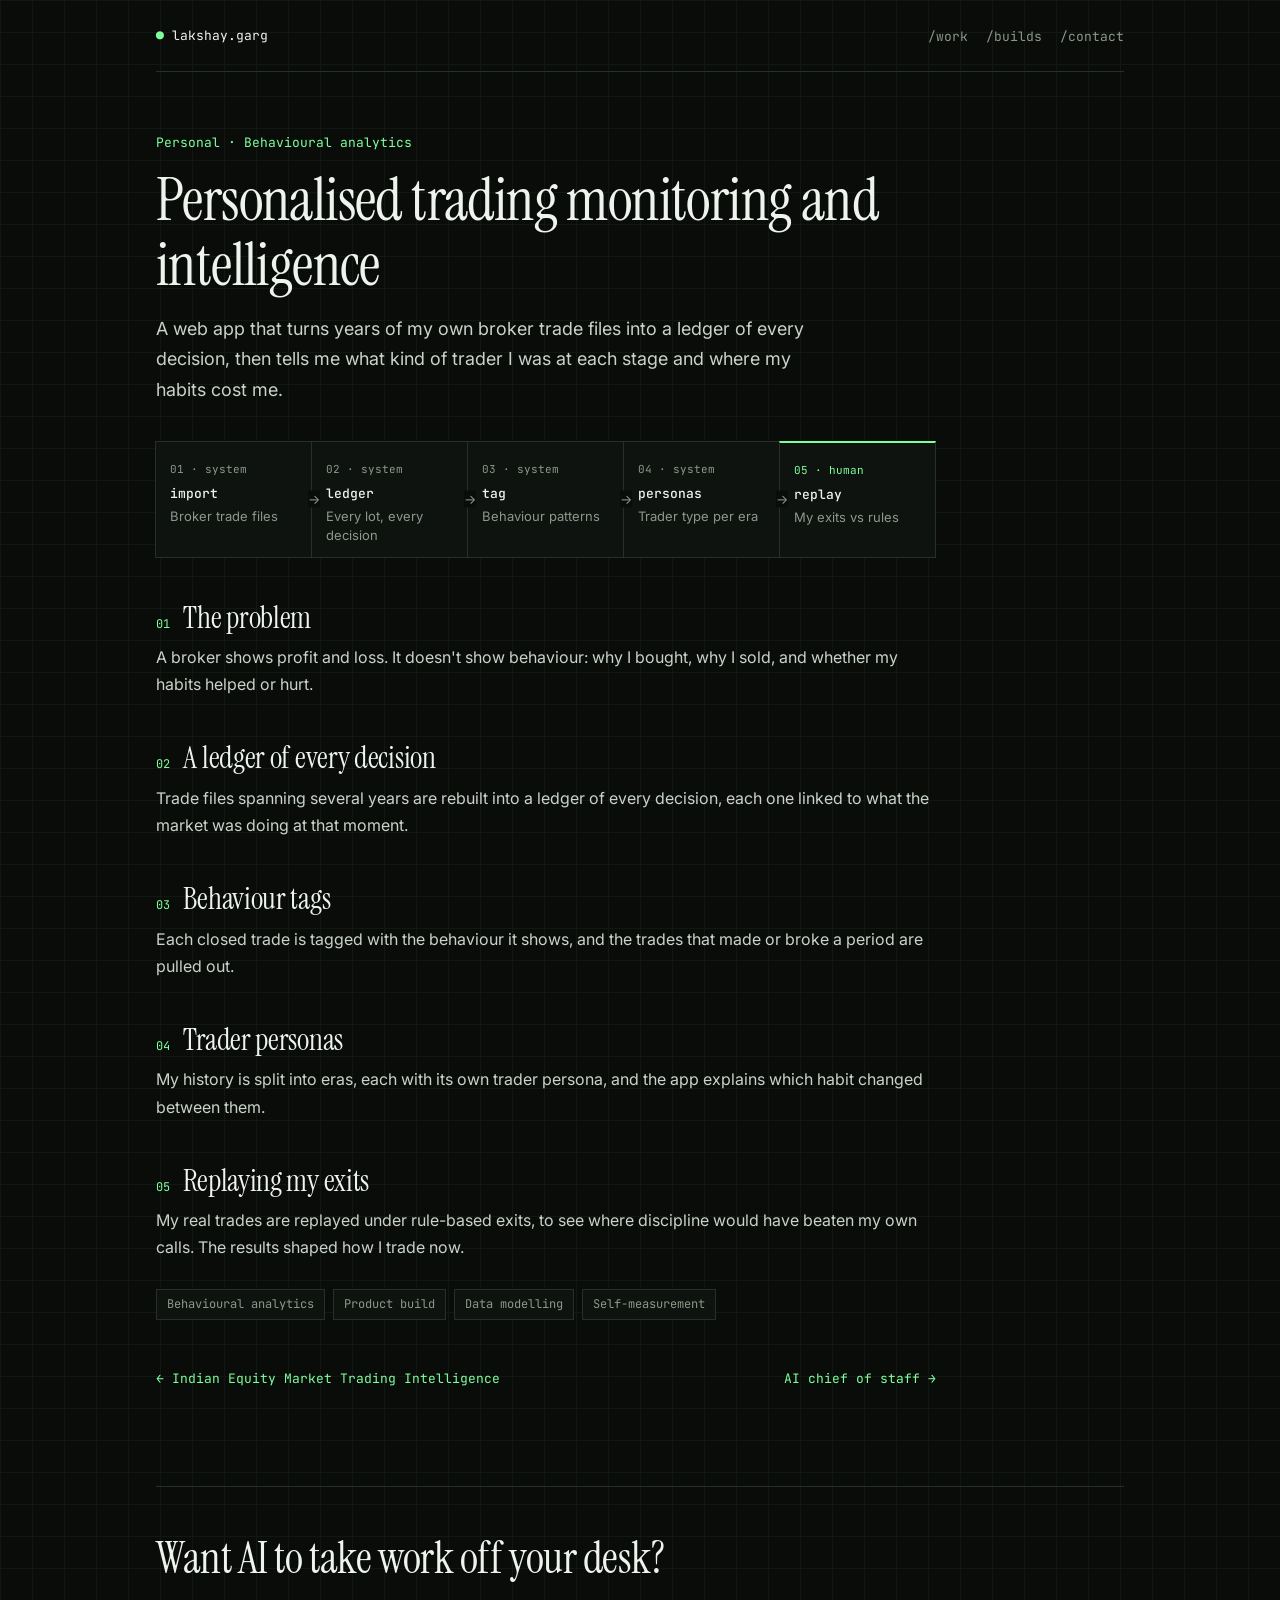
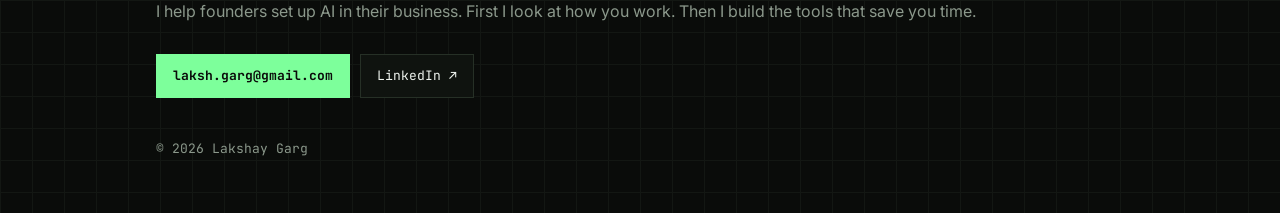
<file: cases/ledgerlens.html>
<!doctype html>
<html lang="en">
<head>
<meta charset="utf-8">
<meta name="viewport" content="width=device-width, initial-scale=1">
<title>Personalised Trading Monitoring & Intelligence — Lakshay Garg</title>
<meta name="description" content="A web app that turns years of my own broker trade files into a ledger of every decision, then tells me what kind of trader I was at each stage and where my habits cost me.">
<link rel="preconnect" href="https://fonts.googleapis.com"><link href="https://fonts.googleapis.com/css2?family=Inter:wght@400;500;600;700&family=JetBrains+Mono:wght@400;500;700&family=Instrument+Serif:ital@0;1&display=swap" rel="stylesheet">
<meta property="og:title" content="Personalised Trading Monitoring & Intelligence — Lakshay Garg"><meta property="og:description" content="A web app that turns years of my own broker trade files into a ledger of every decision, then tells me what kind of trader I was at each stage and where my habits cost me."><meta property="og:url" content="https://lakshgarg-wq.github.io/cases/ledgerlens.html"><meta property="og:image" content="https://lakshgarg-wq.github.io/og/home.png"><meta name="twitter:card" content="summary_large_image">
<link rel="stylesheet" href="../site.css">
</head>
<body>
<div class="wrap">
<nav class="top"><a class="brand mono" href="../index.html"><b>●</b> lakshay.garg</a><span class="links"><a href="../index.html#professional">/work</a><a href="../index.html#personal">/builds</a><a href="../index.html#contact">/contact</a></span></nav>
<main class="case"><header><div class="mono prompt">Personal · Behavioural analytics</div><h1>Personalised trading monitoring and intelligence</h1><p class="lede">A web app that turns years of my own broker trade files into a ledger of every decision, then tells me what kind of trader I was at each stage and where my habits cost me.</p></header>
<div class="pipe"><div class=""><span>01 · system</span><b>import</b><p>Broker trade files</p></div><div class=""><span>02 · system</span><b>ledger</b><p>Every lot, every decision</p></div><div class=""><span>03 · system</span><b>tag</b><p>Behaviour patterns</p></div><div class=""><span>04 · system</span><b>personas</b><p>Trader type per era</p></div><div class="h"><span>05 · human</span><b>replay</b><p>My exits vs rules</p></div></div>
<section><h2><small>01</small>The problem</h2><p>A broker shows profit and loss. It doesn't show behaviour: why I bought, why I sold, and whether my habits helped or hurt.</p></section>
<section><h2><small>02</small>A ledger of every decision</h2><p>Trade files spanning several years are rebuilt into a ledger of every decision, each one linked to what the market was doing at that moment.</p></section>
<section><h2><small>03</small>Behaviour tags</h2><p>Each closed trade is tagged with the behaviour it shows, and the trades that made or broke a period are pulled out.</p></section>
<section><h2><small>04</small>Trader personas</h2><p>My history is split into eras, each with its own trader persona, and the app explains which habit changed between them.</p></section>
<section><h2><small>05</small>Replaying my exits</h2><p>My real trades are replayed under rule-based exits, to see where discipline would have beaten my own calls. The results shaped how I trade now.</p></section>
<div class="chips"><span class="chip">Behavioural analytics</span><span class="chip">Product build</span><span class="chip">Data modelling</span><span class="chip">Self-measurement</span></div>
<div class="next"><span><a href="nse-pulse.html">← Indian Equity Market Trading Intelligence</a></span><span><a href="chief-of-staff.html">AI chief of staff →</a></span></div></main>
<footer id="contact">
  <h2>Want AI to take work off your desk?</h2>
  <p>I help founders set up AI in their business. First I look at how you work. Then I build the tools that save you time.</p>
  <div class="cta"><a class="btn primary" href="mailto:laksh.garg@gmail.com">laksh.garg@gmail.com</a><a class="btn" href="https://www.linkedin.com/in/lakshay-garg-66840947">LinkedIn ↗</a></div>
  <p class="fine mono">© 2026 Lakshay Garg</p>
</footer>
</div>
</body>
</html>
</file>
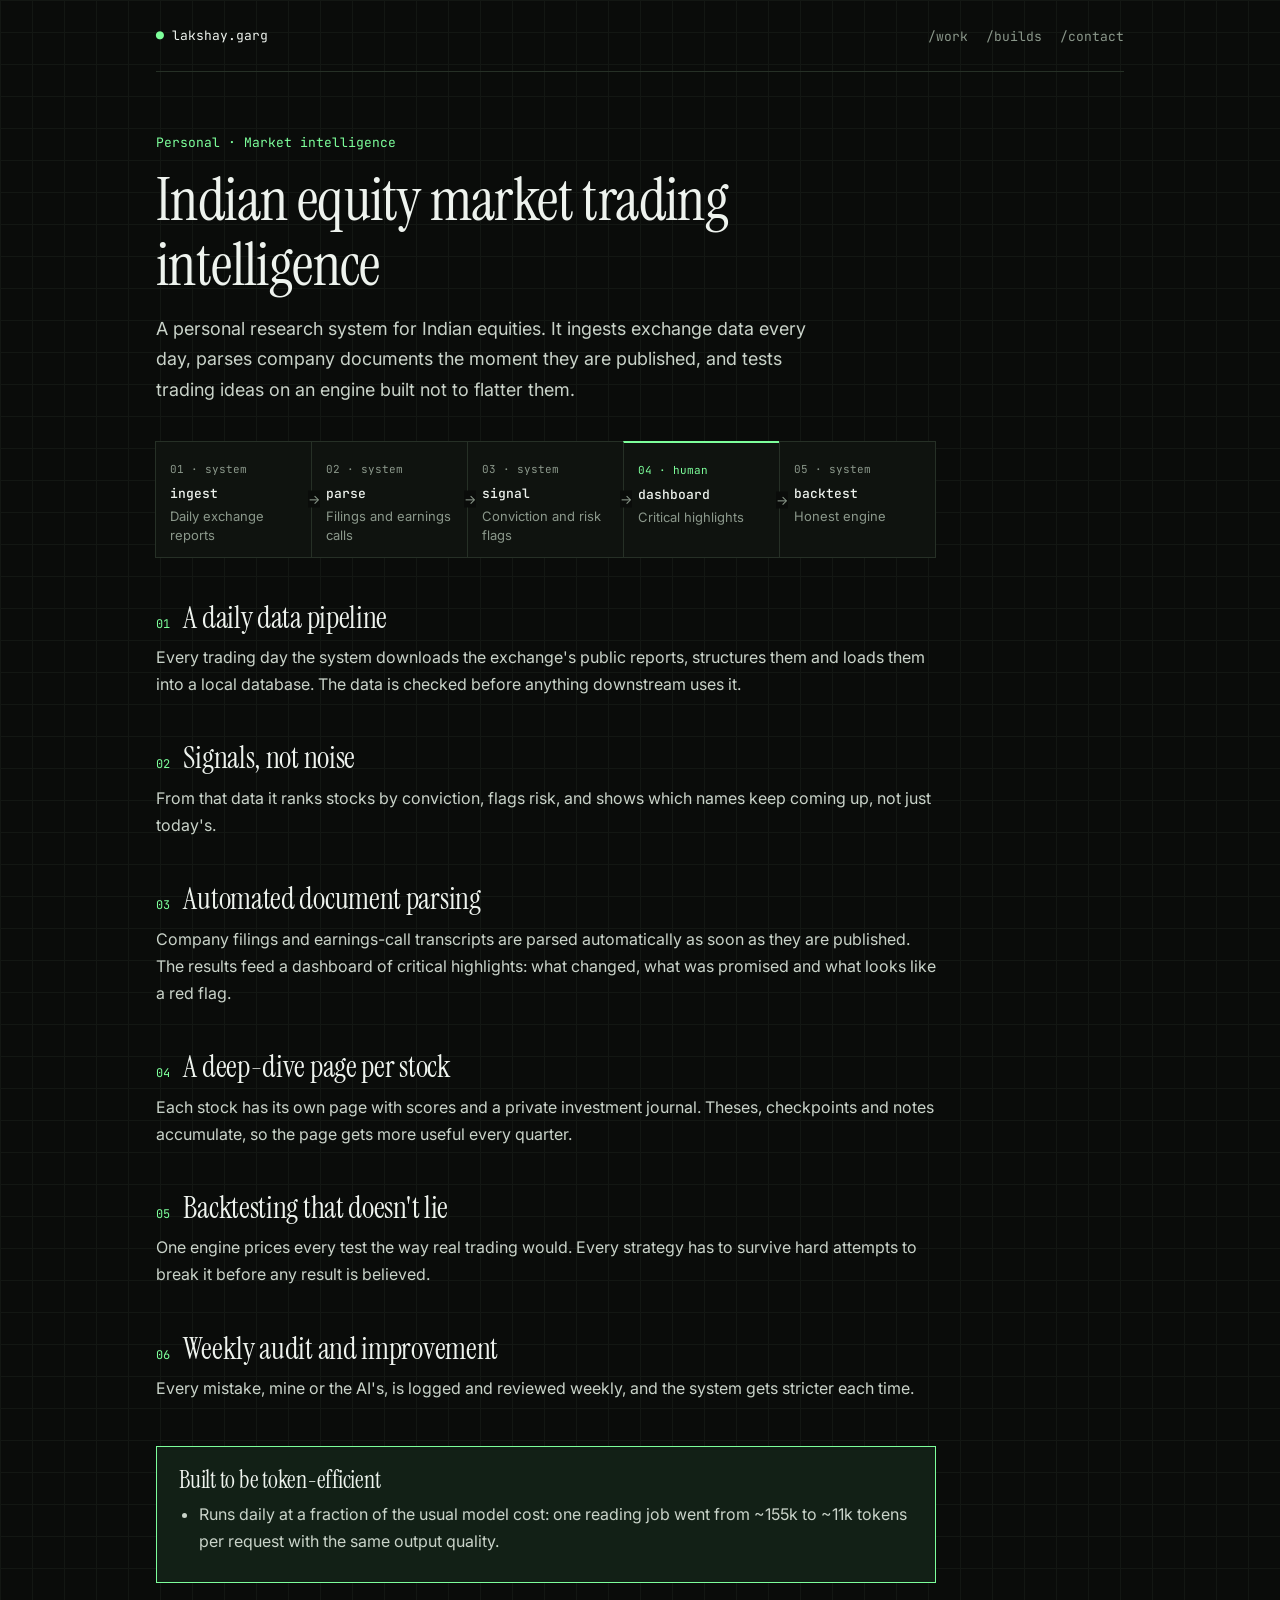
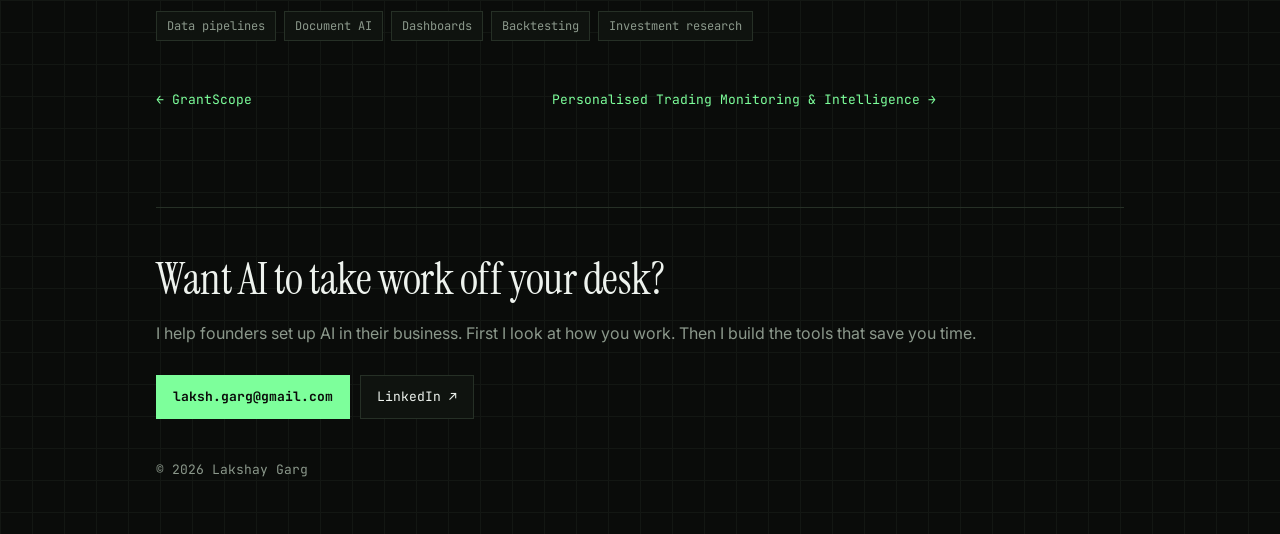
<file: cases/nse-pulse.html>
<!doctype html>
<html lang="en">
<head>
<meta charset="utf-8">
<meta name="viewport" content="width=device-width, initial-scale=1">
<title>Indian Equity Market Trading Intelligence — Lakshay Garg</title>
<meta name="description" content="A personal research system for Indian equities. It ingests exchange data every day, parses company documents the moment they are published, and tests trading ideas on an engine built not to flatter them.">
<link rel="preconnect" href="https://fonts.googleapis.com"><link href="https://fonts.googleapis.com/css2?family=Inter:wght@400;500;600;700&family=JetBrains+Mono:wght@400;500;700&family=Instrument+Serif:ital@0;1&display=swap" rel="stylesheet">
<meta property="og:title" content="Indian Equity Market Trading Intelligence — Lakshay Garg"><meta property="og:description" content="A personal research system for Indian equities. It ingests exchange data every day, parses company documents the moment they are published, and tests trading ideas on an engine built not to flatter them."><meta property="og:url" content="https://lakshgarg-wq.github.io/cases/nse-pulse.html"><meta property="og:image" content="https://lakshgarg-wq.github.io/og/home.png"><meta name="twitter:card" content="summary_large_image">
<link rel="stylesheet" href="../site.css">
</head>
<body>
<div class="wrap">
<nav class="top"><a class="brand mono" href="../index.html"><b>●</b> lakshay.garg</a><span class="links"><a href="../index.html#professional">/work</a><a href="../index.html#personal">/builds</a><a href="../index.html#contact">/contact</a></span></nav>
<main class="case"><header><div class="mono prompt">Personal · Market intelligence</div><h1>Indian equity market trading intelligence</h1><p class="lede">A personal research system for Indian equities. It ingests exchange data every day, parses company documents the moment they are published, and tests trading ideas on an engine built not to flatter them.</p></header>
<div class="pipe"><div class=""><span>01 · system</span><b>ingest</b><p>Daily exchange reports</p></div><div class=""><span>02 · system</span><b>parse</b><p>Filings and earnings calls</p></div><div class=""><span>03 · system</span><b>signal</b><p>Conviction and risk flags</p></div><div class="h"><span>04 · human</span><b>dashboard</b><p>Critical highlights</p></div><div class=""><span>05 · system</span><b>backtest</b><p>Honest engine</p></div></div>
<section><h2><small>01</small>A daily data pipeline</h2><p>Every trading day the system downloads the exchange's public reports, structures them and loads them into a local database. The data is checked before anything downstream uses it.</p></section>
<section><h2><small>02</small>Signals, not noise</h2><p>From that data it ranks stocks by conviction, flags risk, and shows which names keep coming up, not just today's.</p></section>
<section><h2><small>03</small>Automated document parsing</h2><p>Company filings and earnings-call transcripts are parsed automatically as soon as they are published. The results feed a dashboard of critical highlights: what changed, what was promised and what looks like a red flag.</p></section>
<section><h2><small>04</small>A deep-dive page per stock</h2><p>Each stock has its own page with scores and a private investment journal. Theses, checkpoints and notes accumulate, so the page gets more useful every quarter.</p></section>
<section><h2><small>05</small>Backtesting that doesn't lie</h2><p>One engine prices every test the way real trading would. Every strategy has to survive hard attempts to break it before any result is believed.</p></section>
<section><h2><small>06</small>Weekly audit and improvement</h2><p>Every mistake, mine or the AI's, is logged and reviewed weekly, and the system gets stricter each time.</p></section>
<div class="box"><h3>Built to be token-efficient</h3><ul><li>Runs daily at a fraction of the usual model cost: one reading job went from ~155k to ~11k tokens per request with the same output quality.</li></ul></div>
<div class="chips"><span class="chip">Data pipelines</span><span class="chip">Document AI</span><span class="chip">Dashboards</span><span class="chip">Backtesting</span><span class="chip">Investment research</span></div>
<div class="next"><span><a href="grantscope.html">← GrantScope</a></span><span><a href="ledgerlens.html">Personalised Trading Monitoring & Intelligence →</a></span></div></main>
<footer id="contact">
  <h2>Want AI to take work off your desk?</h2>
  <p>I help founders set up AI in their business. First I look at how you work. Then I build the tools that save you time.</p>
  <div class="cta"><a class="btn primary" href="mailto:laksh.garg@gmail.com">laksh.garg@gmail.com</a><a class="btn" href="https://www.linkedin.com/in/lakshay-garg-66840947">LinkedIn ↗</a></div>
  <p class="fine mono">© 2026 Lakshay Garg</p>
</footer>
</div>
</body>
</html>
</file>
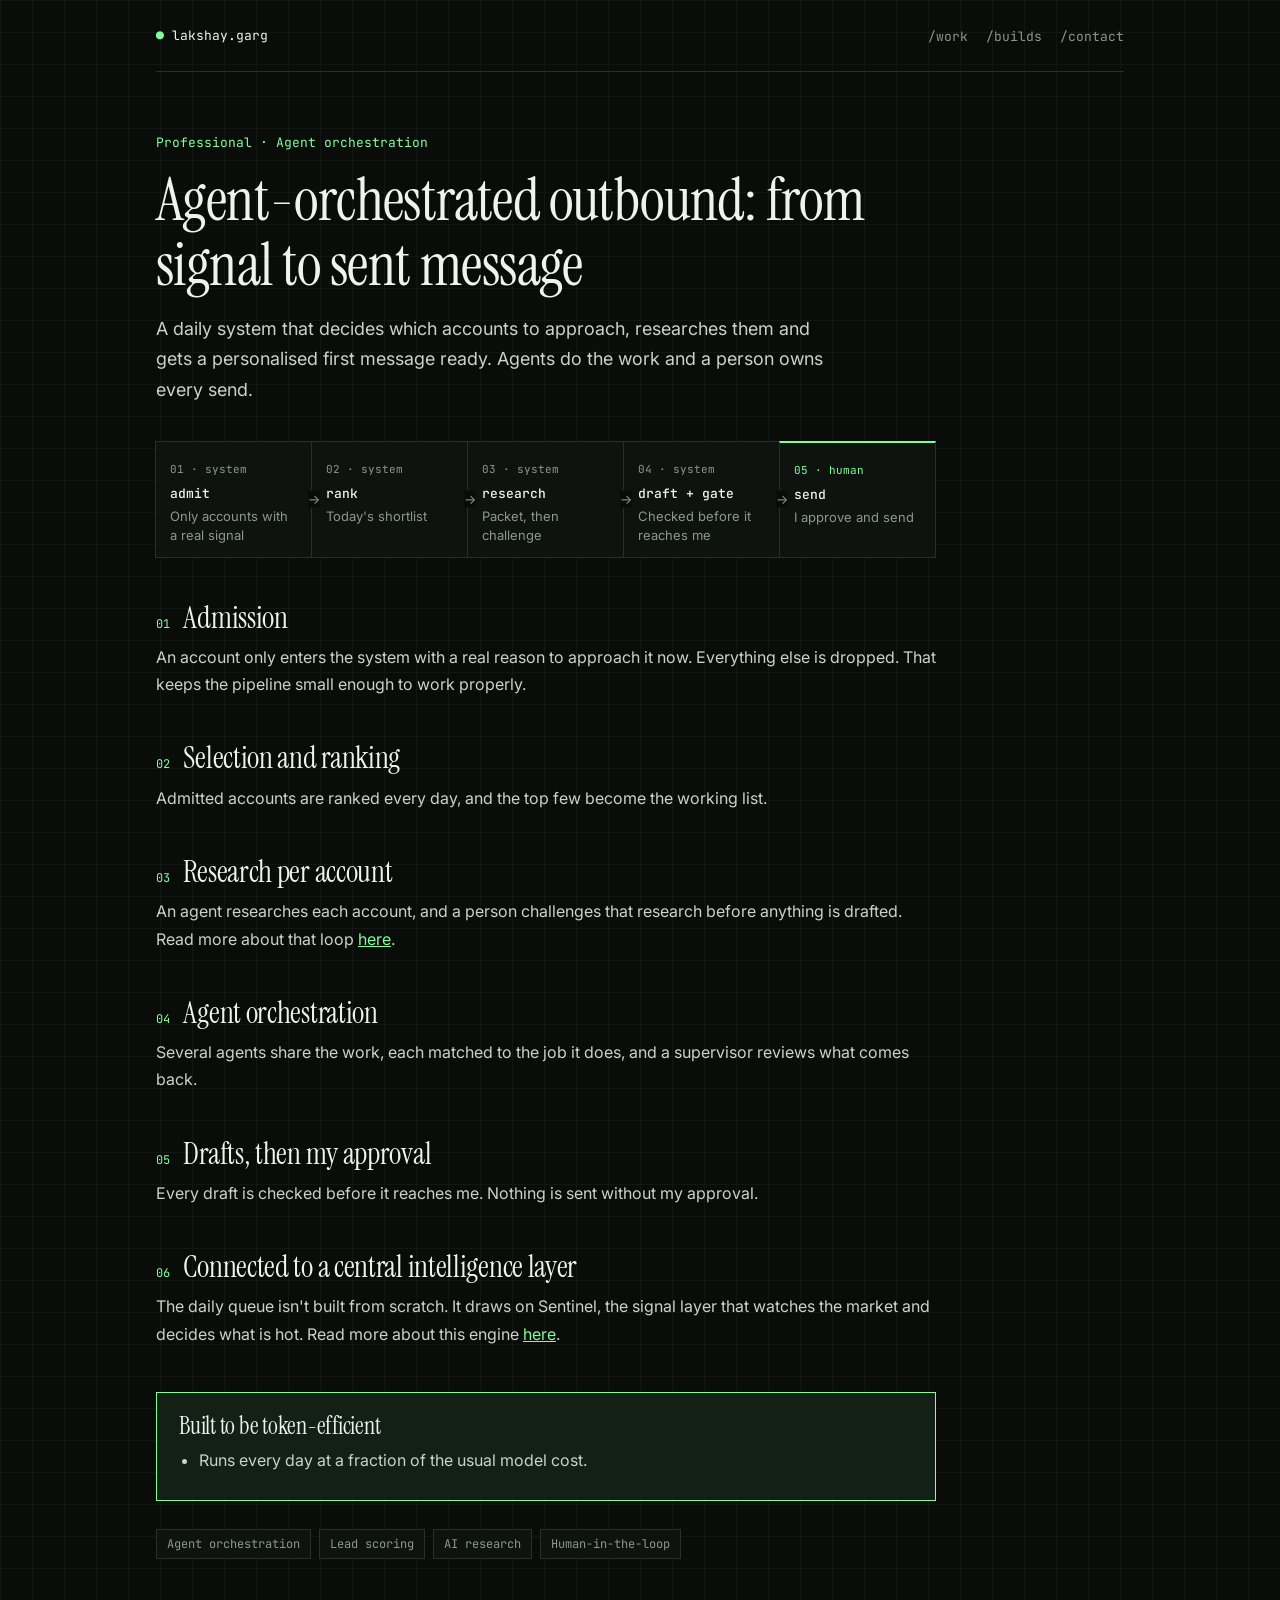
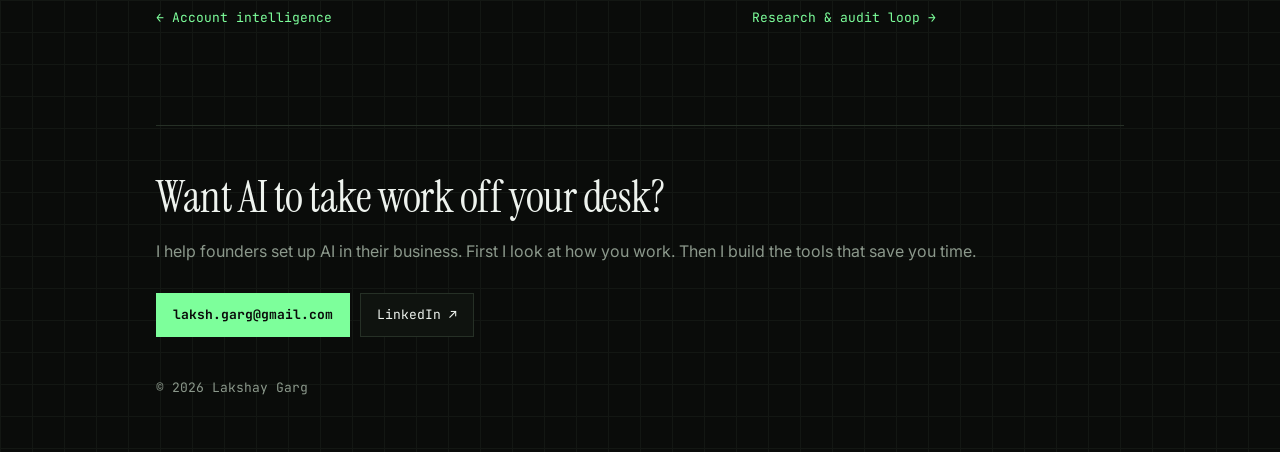
<file: cases/outbound.html>
<!doctype html>
<html lang="en">
<head>
<meta charset="utf-8">
<meta name="viewport" content="width=device-width, initial-scale=1">
<title>Outbound orchestration — Lakshay Garg</title>
<meta name="description" content="A daily system that decides which accounts to approach, researches them and gets a personalised first message ready. Agents do the work and a person owns every send.">
<link rel="preconnect" href="https://fonts.googleapis.com"><link href="https://fonts.googleapis.com/css2?family=Inter:wght@400;500;600;700&family=JetBrains+Mono:wght@400;500;700&family=Instrument+Serif:ital@0;1&display=swap" rel="stylesheet">
<meta property="og:title" content="Outbound orchestration — Lakshay Garg"><meta property="og:description" content="A daily system that decides which accounts to approach, researches them and gets a personalised first message ready. Agents do the work and a person owns every send."><meta property="og:url" content="https://lakshgarg-wq.github.io/cases/outbound.html"><meta property="og:image" content="https://lakshgarg-wq.github.io/og/home.png"><meta name="twitter:card" content="summary_large_image">
<link rel="stylesheet" href="../site.css">
</head>
<body>
<div class="wrap">
<nav class="top"><a class="brand mono" href="../index.html"><b>●</b> lakshay.garg</a><span class="links"><a href="../index.html#professional">/work</a><a href="../index.html#personal">/builds</a><a href="../index.html#contact">/contact</a></span></nav>
<main class="case"><header><div class="mono prompt">Professional · Agent orchestration</div><h1>Agent-orchestrated outbound: from signal to sent message</h1><p class="lede">A daily system that decides which accounts to approach, researches them and gets a personalised first message ready. Agents do the work and a person owns every send.</p></header>
<div class="pipe"><div class=""><span>01 · system</span><b>admit</b><p>Only accounts with a real signal</p></div><div class=""><span>02 · system</span><b>rank</b><p>Today's shortlist</p></div><div class=""><span>03 · system</span><b>research</b><p>Packet, then challenge</p></div><div class=""><span>04 · system</span><b>draft + gate</b><p>Checked before it reaches me</p></div><div class="h"><span>05 · human</span><b>send</b><p>I approve and send</p></div></div>
<section><h2><small>01</small>Admission</h2><p>An account only enters the system with a real reason to approach it now. Everything else is dropped. That keeps the pipeline small enough to work properly.</p></section>
<section><h2><small>02</small>Selection and ranking</h2><p>Admitted accounts are ranked every day, and the top few become the working list.</p></section>
<section><h2><small>03</small>Research per account</h2><p>An agent researches each account, and a person challenges that research before anything is drafted. Read more about that loop <a href="audit-loop.html">here</a>.</p></section>
<section><h2><small>04</small>Agent orchestration</h2><p>Several agents share the work, each matched to the job it does, and a supervisor reviews what comes back.</p></section>
<section><h2><small>05</small>Drafts, then my approval</h2><p>Every draft is checked before it reaches me. Nothing is sent without my approval.</p></section>
<section><h2><small>06</small>Connected to a central intelligence layer</h2><p>The daily queue isn't built from scratch. It draws on Sentinel, the signal layer that watches the market and decides what is hot. Read more about this engine <a href="sentinel.html">here</a>.</p></section>
<div class="box"><h3>Built to be token-efficient</h3><ul><li>Runs every day at a fraction of the usual model cost.</li></ul></div>
<div class="chips"><span class="chip">Agent orchestration</span><span class="chip">Lead scoring</span><span class="chip">AI research</span><span class="chip">Human-in-the-loop</span></div>
<div class="next"><span><a href="account-intelligence.html">← Account intelligence</a></span><span><a href="audit-loop.html">Research & audit loop →</a></span></div></main>
<footer id="contact">
  <h2>Want AI to take work off your desk?</h2>
  <p>I help founders set up AI in their business. First I look at how you work. Then I build the tools that save you time.</p>
  <div class="cta"><a class="btn primary" href="mailto:laksh.garg@gmail.com">laksh.garg@gmail.com</a><a class="btn" href="https://www.linkedin.com/in/lakshay-garg-66840947">LinkedIn ↗</a></div>
  <p class="fine mono">© 2026 Lakshay Garg</p>
</footer>
</div>
</body>
</html>
</file>
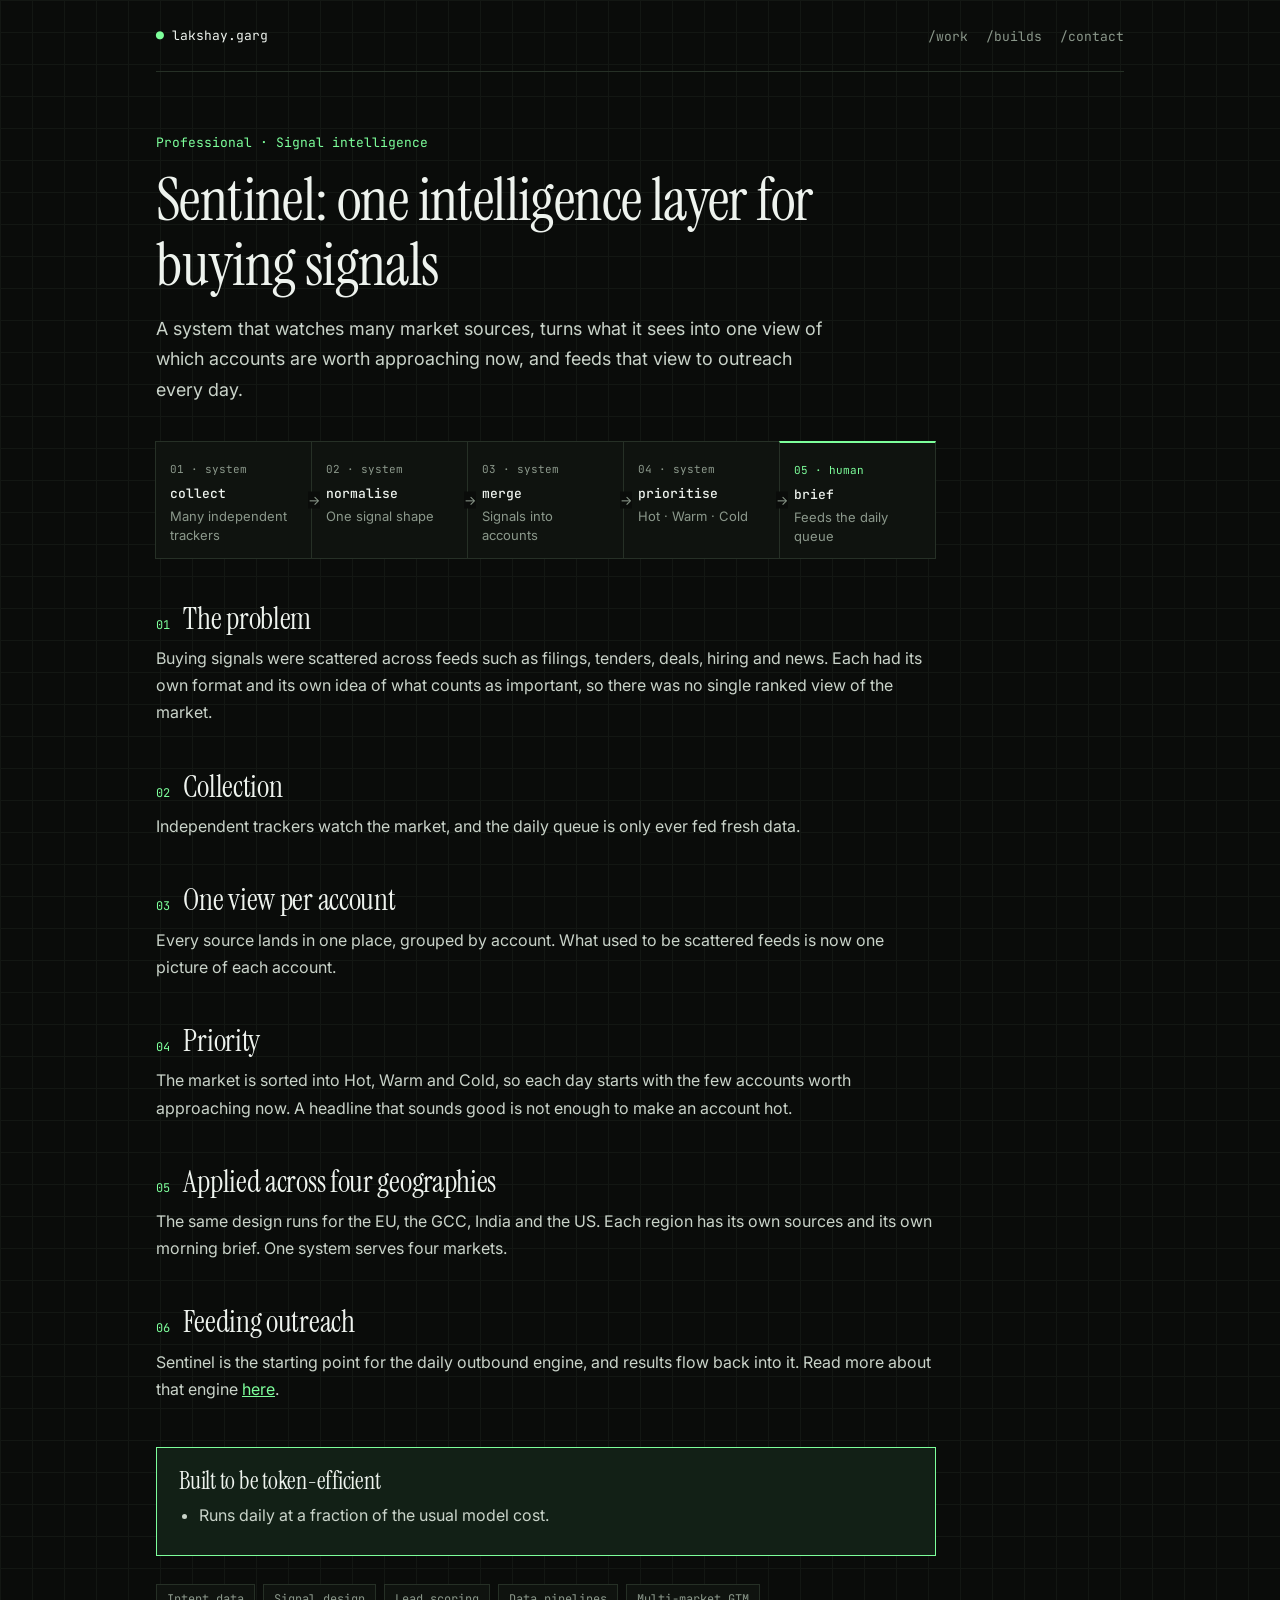
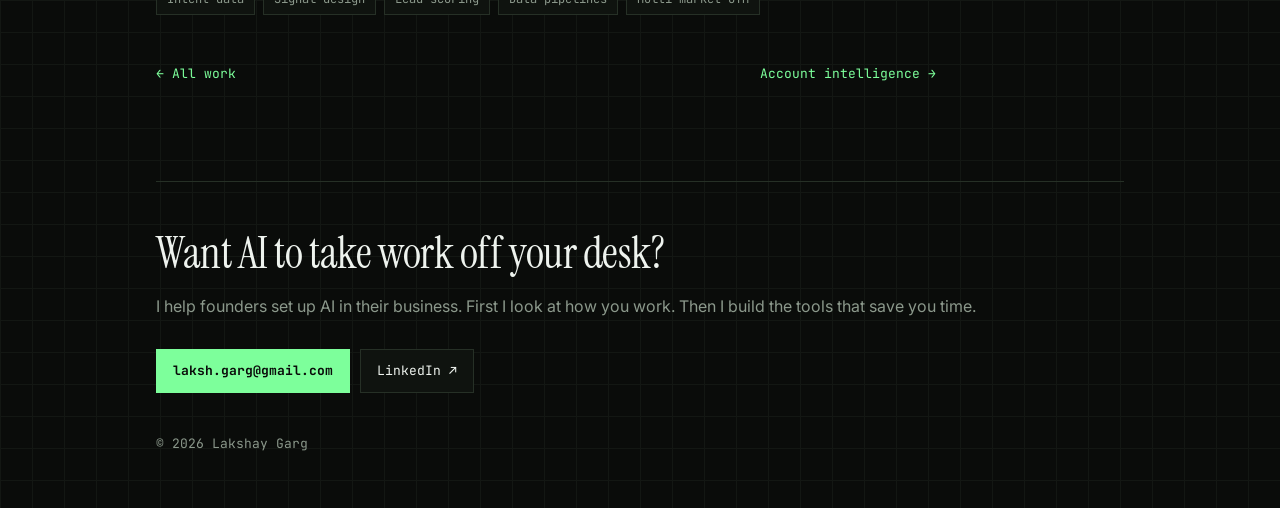
<file: cases/sentinel.html>
<!doctype html>
<html lang="en">
<head>
<meta charset="utf-8">
<meta name="viewport" content="width=device-width, initial-scale=1">
<title>Sentinel — Lakshay Garg</title>
<meta name="description" content="A system that watches many market sources, turns what it sees into one view of which accounts are worth approaching now, and feeds that view to outreach every day.">
<link rel="preconnect" href="https://fonts.googleapis.com"><link href="https://fonts.googleapis.com/css2?family=Inter:wght@400;500;600;700&family=JetBrains+Mono:wght@400;500;700&family=Instrument+Serif:ital@0;1&display=swap" rel="stylesheet">
<meta property="og:title" content="Sentinel — Lakshay Garg"><meta property="og:description" content="A system that watches many market sources, turns what it sees into one view of which accounts are worth approaching now, and feeds that view to outreach every day."><meta property="og:url" content="https://lakshgarg-wq.github.io/cases/sentinel.html"><meta property="og:image" content="https://lakshgarg-wq.github.io/og/sentinel.png"><meta name="twitter:card" content="summary_large_image">
<link rel="stylesheet" href="../site.css">
</head>
<body>
<div class="wrap">
<nav class="top"><a class="brand mono" href="../index.html"><b>●</b> lakshay.garg</a><span class="links"><a href="../index.html#professional">/work</a><a href="../index.html#personal">/builds</a><a href="../index.html#contact">/contact</a></span></nav>
<main class="case"><header><div class="mono prompt">Professional · Signal intelligence</div><h1>Sentinel: one intelligence layer for buying signals</h1><p class="lede">A system that watches many market sources, turns what it sees into one view of which accounts are worth approaching now, and feeds that view to outreach every day.</p></header>
<div class="pipe"><div class=""><span>01 · system</span><b>collect</b><p>Many independent trackers</p></div><div class=""><span>02 · system</span><b>normalise</b><p>One signal shape</p></div><div class=""><span>03 · system</span><b>merge</b><p>Signals into accounts</p></div><div class=""><span>04 · system</span><b>prioritise</b><p>Hot · Warm · Cold</p></div><div class="h"><span>05 · human</span><b>brief</b><p>Feeds the daily queue</p></div></div>
<section><h2><small>01</small>The problem</h2><p>Buying signals were scattered across feeds such as filings, tenders, deals, hiring and news. Each had its own format and its own idea of what counts as important, so there was no single ranked view of the market.</p></section>
<section><h2><small>02</small>Collection</h2><p>Independent trackers watch the market, and the daily queue is only ever fed fresh data.</p></section>
<section><h2><small>03</small>One view per account</h2><p>Every source lands in one place, grouped by account. What used to be scattered feeds is now one picture of each account.</p></section>
<section><h2><small>04</small>Priority</h2><p>The market is sorted into Hot, Warm and Cold, so each day starts with the few accounts worth approaching now. A headline that sounds good is not enough to make an account hot.</p></section>
<section><h2><small>05</small>Applied across four geographies</h2><p>The same design runs for the EU, the GCC, India and the US. Each region has its own sources and its own morning brief. One system serves four markets.</p></section>
<section><h2><small>06</small>Feeding outreach</h2><p>Sentinel is the starting point for the daily outbound engine, and results flow back into it. Read more about that engine <a href="outbound.html">here</a>.</p></section>
<div class="box"><h3>Built to be token-efficient</h3><ul><li>Runs daily at a fraction of the usual model cost.</li></ul></div>
<div class="chips"><span class="chip">Intent data</span><span class="chip">Signal design</span><span class="chip">Lead scoring</span><span class="chip">Data pipelines</span><span class="chip">Multi-market GTM</span></div>
<div class="next"><span><a href="../index.html#professional">← All work</a></span><span><a href="account-intelligence.html">Account intelligence →</a></span></div></main>
<footer id="contact">
  <h2>Want AI to take work off your desk?</h2>
  <p>I help founders set up AI in their business. First I look at how you work. Then I build the tools that save you time.</p>
  <div class="cta"><a class="btn primary" href="mailto:laksh.garg@gmail.com">laksh.garg@gmail.com</a><a class="btn" href="https://www.linkedin.com/in/lakshay-garg-66840947">LinkedIn ↗</a></div>
  <p class="fine mono">© 2026 Lakshay Garg</p>
</footer>
</div>
</body>
</html>
</file>
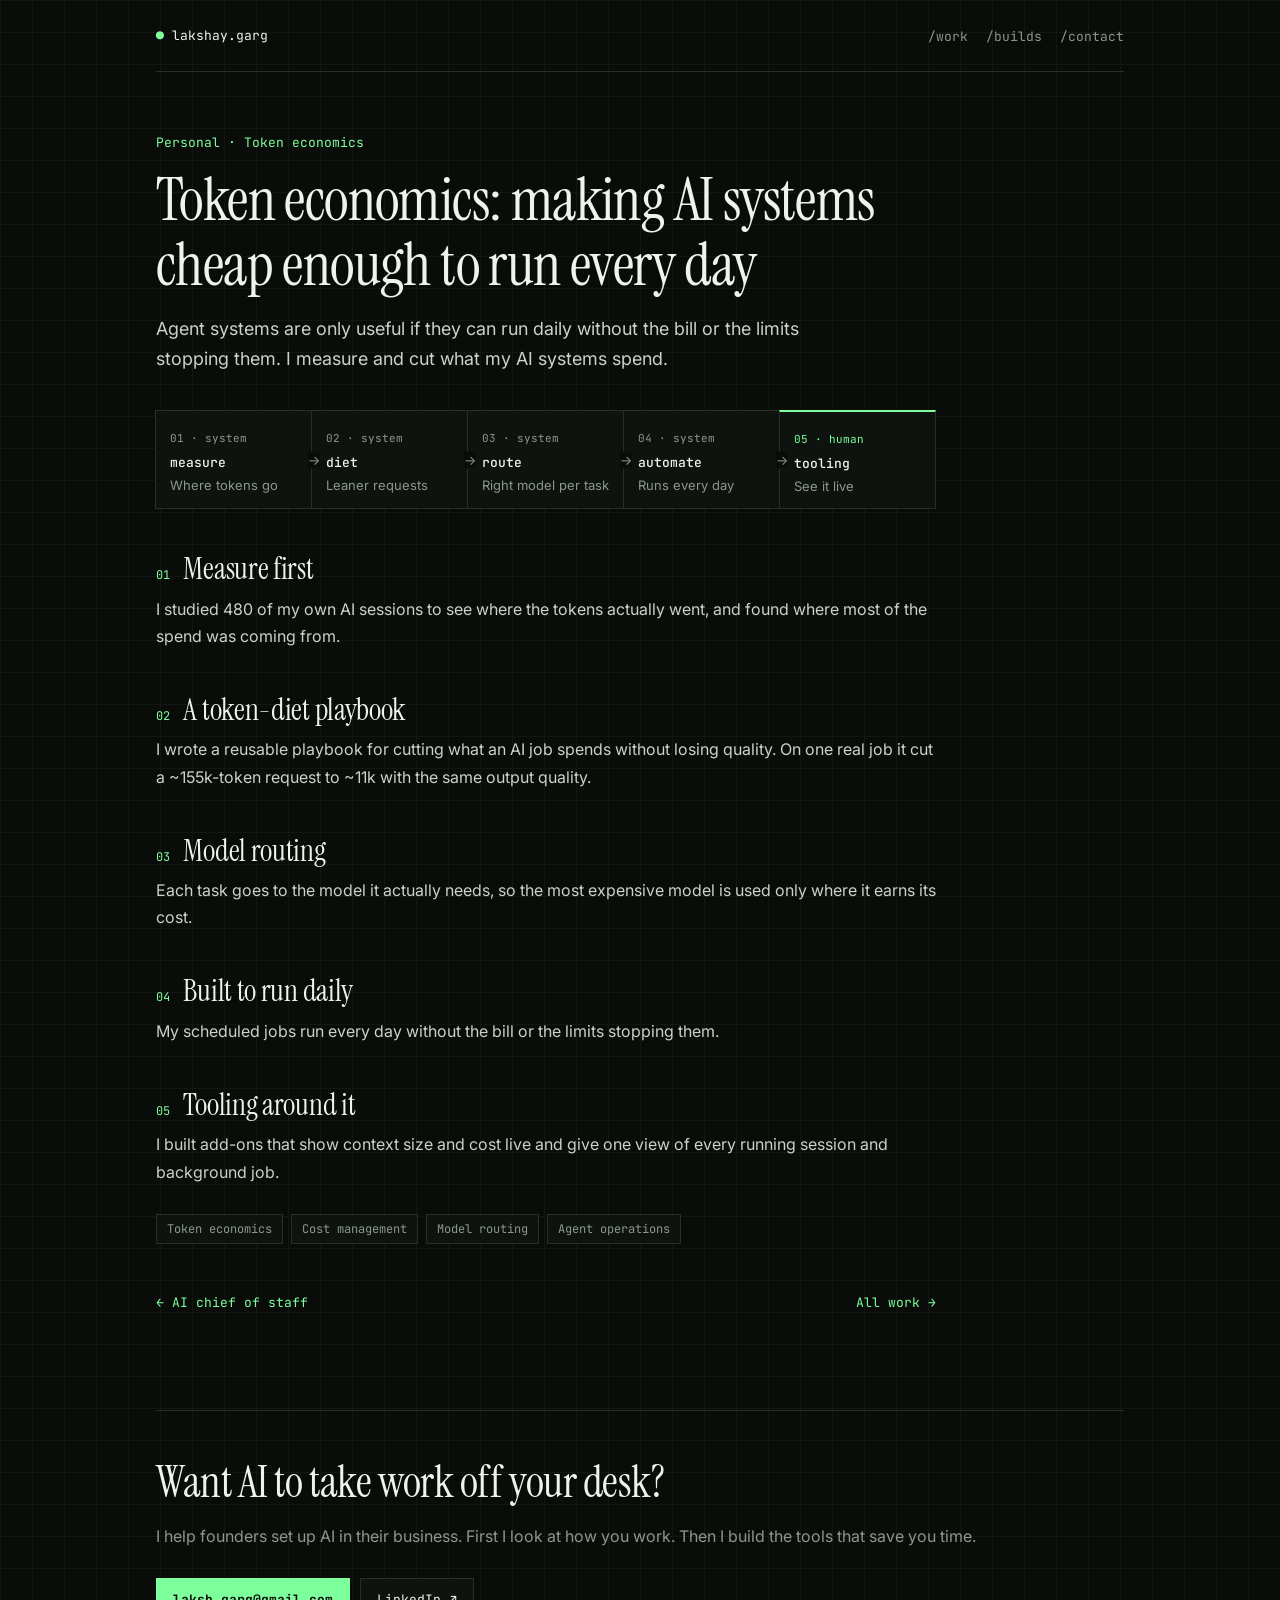
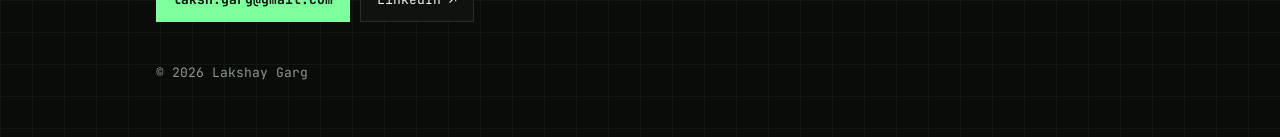
<file: cases/token-economics.html>
<!doctype html>
<html lang="en">
<head>
<meta charset="utf-8">
<meta name="viewport" content="width=device-width, initial-scale=1">
<title>Token economics — Lakshay Garg</title>
<meta name="description" content="Agent systems are only useful if they can run daily without the bill or the limits stopping them. I measure and cut what my AI systems spend.">
<link rel="preconnect" href="https://fonts.googleapis.com"><link href="https://fonts.googleapis.com/css2?family=Inter:wght@400;500;600;700&family=JetBrains+Mono:wght@400;500;700&family=Instrument+Serif:ital@0;1&display=swap" rel="stylesheet">
<meta property="og:title" content="Token economics — Lakshay Garg"><meta property="og:description" content="Agent systems are only useful if they can run daily without the bill or the limits stopping them. I measure and cut what my AI systems spend."><meta property="og:url" content="https://lakshgarg-wq.github.io/cases/token-economics.html"><meta property="og:image" content="https://lakshgarg-wq.github.io/og/home.png"><meta name="twitter:card" content="summary_large_image">
<link rel="stylesheet" href="../site.css">
</head>
<body>
<div class="wrap">
<nav class="top"><a class="brand mono" href="../index.html"><b>●</b> lakshay.garg</a><span class="links"><a href="../index.html#professional">/work</a><a href="../index.html#personal">/builds</a><a href="../index.html#contact">/contact</a></span></nav>
<main class="case"><header><div class="mono prompt">Personal · Token economics</div><h1>Token economics: making AI systems cheap enough to run every day</h1><p class="lede">Agent systems are only useful if they can run daily without the bill or the limits stopping them. I measure and cut what my AI systems spend.</p></header>
<div class="pipe"><div class=""><span>01 · system</span><b>measure</b><p>Where tokens go</p></div><div class=""><span>02 · system</span><b>diet</b><p>Leaner requests</p></div><div class=""><span>03 · system</span><b>route</b><p>Right model per task</p></div><div class=""><span>04 · system</span><b>automate</b><p>Runs every day</p></div><div class="h"><span>05 · human</span><b>tooling</b><p>See it live</p></div></div>
<section><h2><small>01</small>Measure first</h2><p>I studied 480 of my own AI sessions to see where the tokens actually went, and found where most of the spend was coming from.</p></section>
<section><h2><small>02</small>A token-diet playbook</h2><p>I wrote a reusable playbook for cutting what an AI job spends without losing quality. On one real job it cut a ~155k-token request to ~11k with the same output quality.</p></section>
<section><h2><small>03</small>Model routing</h2><p>Each task goes to the model it actually needs, so the most expensive model is used only where it earns its cost.</p></section>
<section><h2><small>04</small>Built to run daily</h2><p>My scheduled jobs run every day without the bill or the limits stopping them.</p></section>
<section><h2><small>05</small>Tooling around it</h2><p>I built add-ons that show context size and cost live and give one view of every running session and background job.</p></section>
<div class="chips"><span class="chip">Token economics</span><span class="chip">Cost management</span><span class="chip">Model routing</span><span class="chip">Agent operations</span></div>
<div class="next"><span><a href="chief-of-staff.html">← AI chief of staff</a></span><span><a href="../index.html#personal">All work →</a></span></div></main>
<footer id="contact">
  <h2>Want AI to take work off your desk?</h2>
  <p>I help founders set up AI in their business. First I look at how you work. Then I build the tools that save you time.</p>
  <div class="cta"><a class="btn primary" href="mailto:laksh.garg@gmail.com">laksh.garg@gmail.com</a><a class="btn" href="https://www.linkedin.com/in/lakshay-garg-66840947">LinkedIn ↗</a></div>
  <p class="fine mono">© 2026 Lakshay Garg</p>
</footer>
</div>
</body>
</html>
</file>
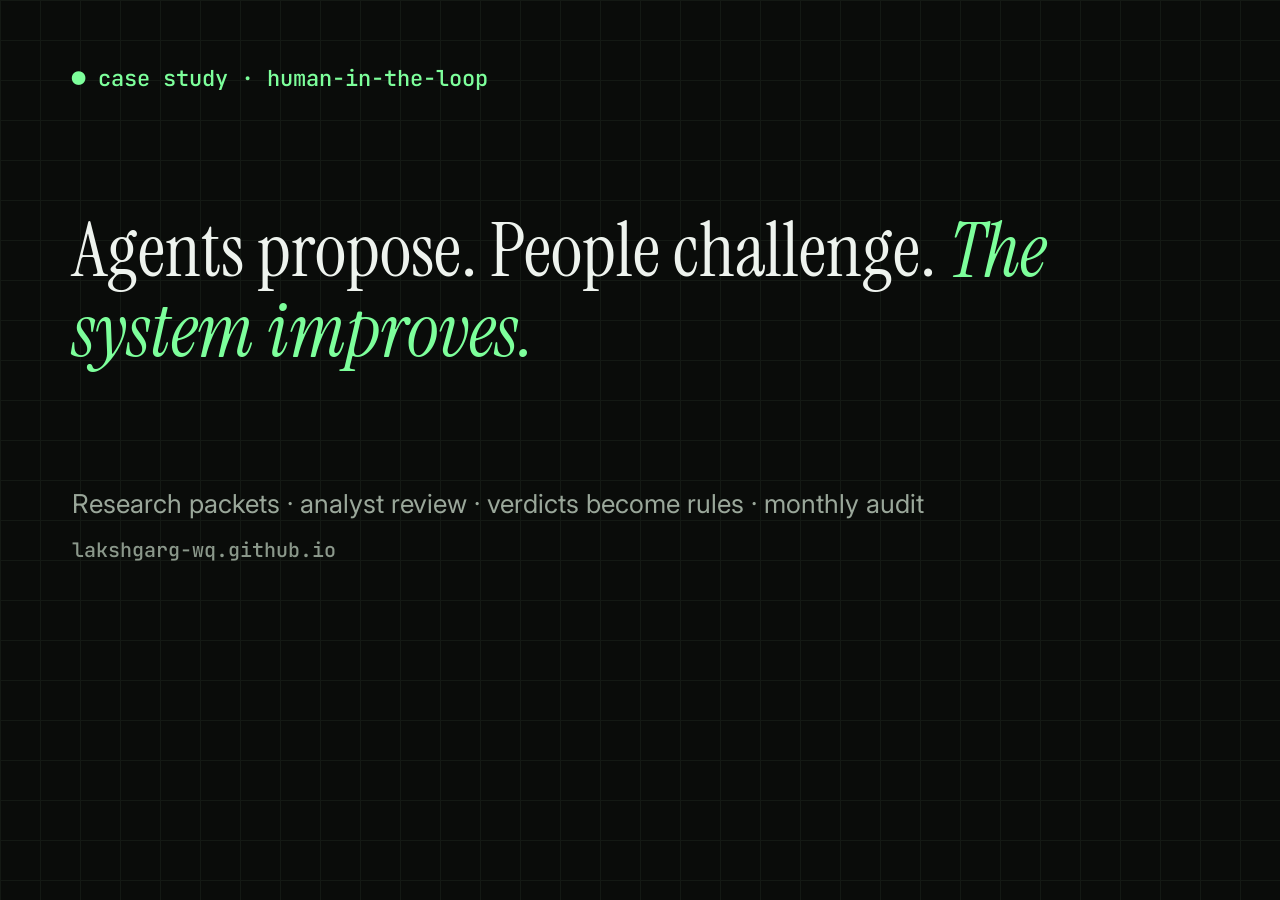
<file: tools/og_audit-loop.html>
<!doctype html><html><head><meta charset="utf-8"><link href="https://fonts.googleapis.com/css2?family=Inter:wght@400;500&family=JetBrains+Mono:wght@500&family=Instrument+Serif:ital@0;1&display=swap" rel="stylesheet"><style>
html,body{margin:0;width:1200px;height:627px;overflow:hidden}
body{background:#0a0c0a;background-image:linear-gradient(#141914 1px,transparent 1px),linear-gradient(90deg,#141914 1px,transparent 1px);background-size:40px 40px;color:#eef3ee;font-family:Inter;display:flex;flex-direction:column;justify-content:space-between;padding:64px 72px;box-sizing:border-box}
.t{font:500 22px "JetBrains Mono";color:#7dff9b}
h1{font:400 76px/1.04 "Instrument Serif";margin:0;max-width:1000px} em{color:#7dff9b}
.s{font-size:26px;color:#9aa79a} .u{font:500 20px "JetBrains Mono";color:#8b988b;margin-top:18px}
</style></head><body><div class="t">● case study · human-in-the-loop</div><h1>Agents propose. People challenge. <em>The system improves.</em></h1><div><div class="s">Research packets · analyst review · verdicts become rules · monthly audit</div><div class="u">lakshgarg-wq.github.io</div></div></body></html>
</file>
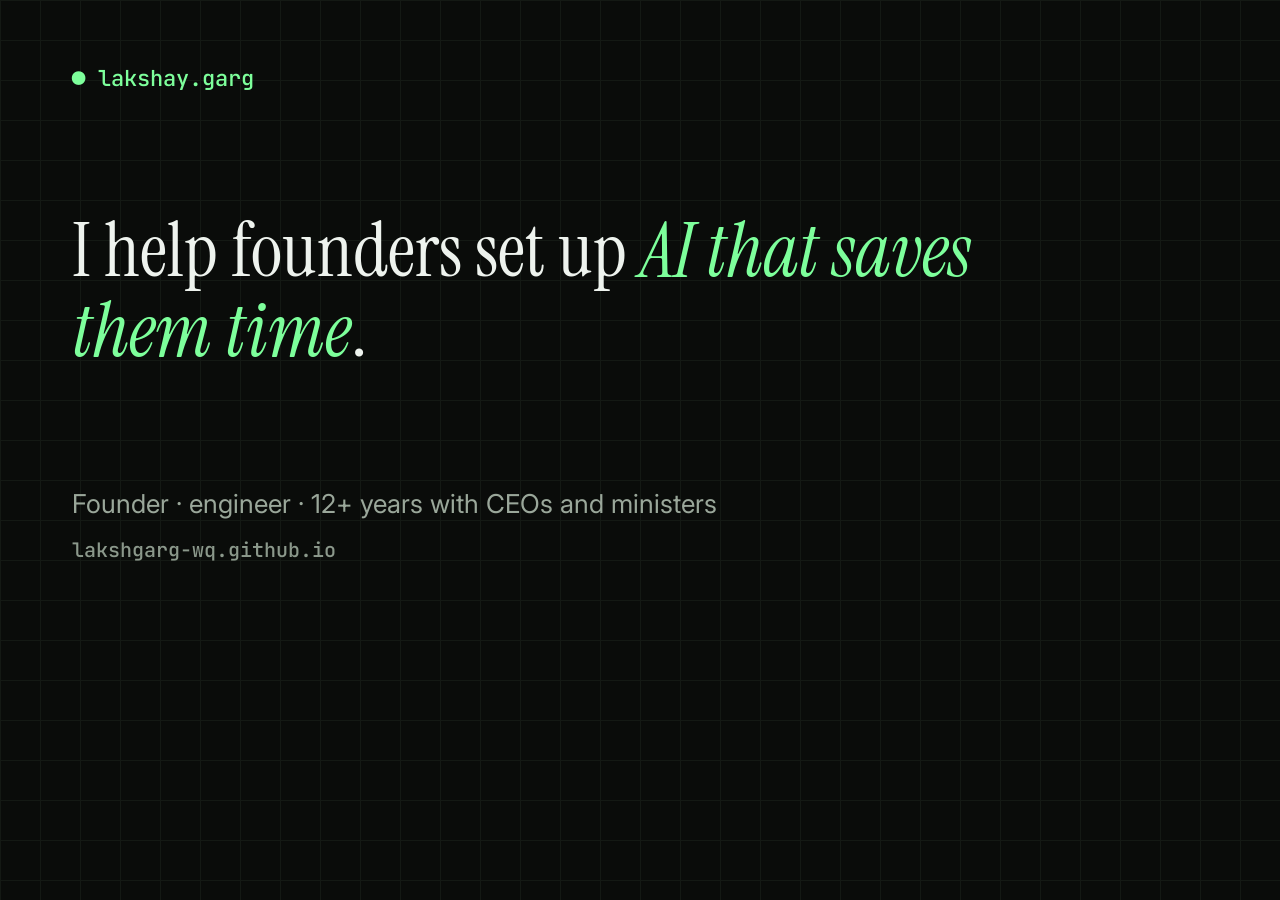
<file: tools/og_home.html>
<!doctype html><html><head><meta charset="utf-8"><link href="https://fonts.googleapis.com/css2?family=Inter:wght@400;500&family=JetBrains+Mono:wght@500&family=Instrument+Serif:ital@0;1&display=swap" rel="stylesheet"><style>
html,body{margin:0;width:1200px;height:627px;overflow:hidden}
body{background:#0a0c0a;background-image:linear-gradient(#141914 1px,transparent 1px),linear-gradient(90deg,#141914 1px,transparent 1px);background-size:40px 40px;color:#eef3ee;font-family:Inter;display:flex;flex-direction:column;justify-content:space-between;padding:64px 72px;box-sizing:border-box}
.t{font:500 22px "JetBrains Mono";color:#7dff9b}
h1{font:400 76px/1.04 "Instrument Serif";margin:0;max-width:1000px} em{color:#7dff9b}
.s{font-size:26px;color:#9aa79a} .u{font:500 20px "JetBrains Mono";color:#8b988b;margin-top:18px}
</style></head><body><div class="t">● lakshay.garg</div><h1>I help founders set up <em>AI that saves them time</em>.</h1><div><div class="s">Founder · engineer · 12+ years with CEOs and ministers</div><div class="u">lakshgarg-wq.github.io</div></div></body></html>
</file>
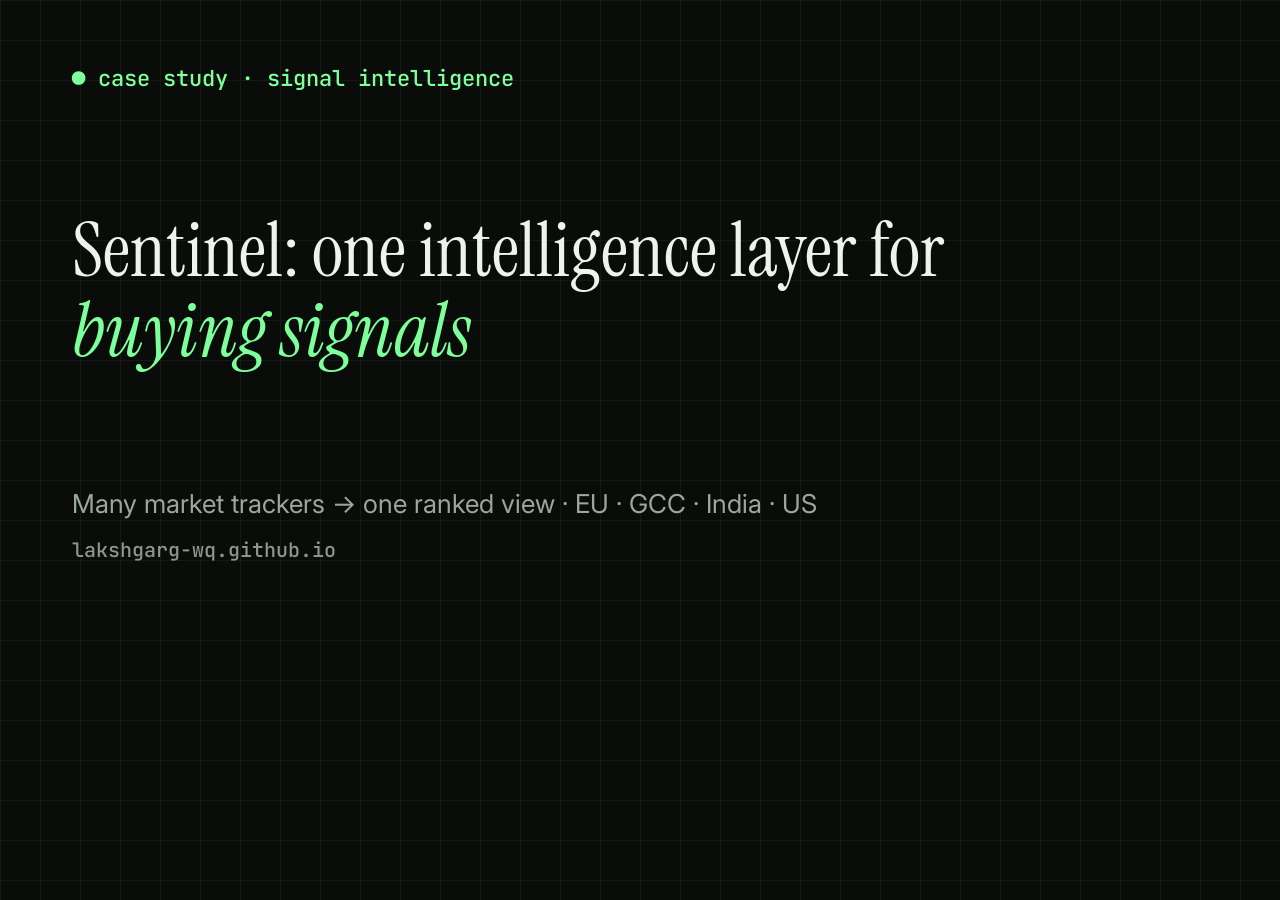
<file: tools/og_sentinel.html>
<!doctype html><html><head><meta charset="utf-8"><link href="https://fonts.googleapis.com/css2?family=Inter:wght@400;500&family=JetBrains+Mono:wght@500&family=Instrument+Serif:ital@0;1&display=swap" rel="stylesheet"><style>
html,body{margin:0;width:1200px;height:627px;overflow:hidden}
body{background:#0a0c0a;background-image:linear-gradient(#141914 1px,transparent 1px),linear-gradient(90deg,#141914 1px,transparent 1px);background-size:40px 40px;color:#eef3ee;font-family:Inter;display:flex;flex-direction:column;justify-content:space-between;padding:64px 72px;box-sizing:border-box}
.t{font:500 22px "JetBrains Mono";color:#7dff9b}
h1{font:400 76px/1.04 "Instrument Serif";margin:0;max-width:1000px} em{color:#7dff9b}
.s{font-size:26px;color:#9aa79a} .u{font:500 20px "JetBrains Mono";color:#8b988b;margin-top:18px}
</style></head><body><div class="t">● case study · signal intelligence</div><h1>Sentinel: one intelligence layer for <em>buying signals</em></h1><div><div class="s">Many market trackers → one ranked view · EU · GCC · India · US</div><div class="u">lakshgarg-wq.github.io</div></div></body></html>
</file>
<file: site.css>
:root{
  --bg:#0a0c0a;--grid:#131713;--surface:#0f130f;--line:#263026;--ink:#eef3ee;--body:#c9d3c9;--muted:#8b988b;
  --accent:#7dff9b;--accent-ink:#0a0c0a;--accent-soft:#122016;
  color-scheme:dark;
}
/* The site is dark by design; light preference keeps the same palette. */
@media (prefers-color-scheme: dark){:root:not([data-theme="light"]){--bg:#0a0c0a}}
:root[data-theme="dark"]{--bg:#0a0c0a}
*{box-sizing:border-box}
body{margin:0;background-color:var(--bg);color:var(--body);font:16px/1.7 Inter,system-ui,sans-serif;-webkit-font-smoothing:antialiased;
  background-image:linear-gradient(var(--grid) 1px,transparent 1px),linear-gradient(90deg,var(--grid) 1px,transparent 1px);background-size:32px 32px}
.wrap{max-width:1000px;margin:0 auto;padding:0 16px}
.mono{font-family:"JetBrains Mono",ui-monospace,monospace;font-size:13px}
.serif{font-family:"Instrument Serif",Georgia,serif;font-weight:400}
a{color:var(--accent)}
h1,h2,h3,h4{margin:0;color:var(--ink);font-family:"Instrument Serif",Georgia,serif;font-weight:400;line-height:1.08;letter-spacing:-.01em}

nav.top{display:flex;justify-content:space-between;align-items:center;gap:12px;padding:22px 0;border-bottom:1px solid var(--line)}
nav.top .brand{color:var(--ink);text-decoration:none}
nav.top .brand b{color:var(--accent)}
nav.top .links a{margin-left:18px;color:var(--muted);text-decoration:none;font-family:"JetBrains Mono",monospace;font-size:13px}
nav.top .links a:hover{color:var(--accent)}

.hero{padding:84px 0 48px}
.prompt{color:var(--accent)}
.hero h1{font-size:clamp(40px,6.4vw,76px);margin:14px 0 22px;max-width:900px}
.hero h1 em{font-style:italic;color:var(--accent)}
.lede{font-size:clamp(16px,1.9vw,18px);color:var(--body);max-width:680px;margin:0}
.cta{display:flex;gap:10px;flex-wrap:wrap;margin-top:28px}
.btn{padding:10px 16px;border:1px solid var(--line);background:var(--surface);color:var(--ink);text-decoration:none;font-family:"JetBrains Mono",monospace;font-size:13px}
.btn:hover{border-color:var(--accent)}
.btn.primary{background:var(--accent);color:var(--accent-ink);border-color:var(--accent);font-weight:700}

.path{display:grid;grid-template-columns:repeat(6,1fr);margin-top:44px;border-top:1px solid var(--line)}
.path div{padding:14px 14px 0 0;position:relative}
.path div::before{content:"";position:absolute;top:-4px;left:0;width:7px;height:7px;background:var(--muted);border-radius:50%}
.path .now::before{background:var(--accent);box-shadow:0 0 0 4px var(--accent-soft)}
.path .now span{color:var(--accent)}
.path span{display:block;color:var(--muted);font-family:"JetBrains Mono",monospace;font-size:11px;text-transform:uppercase;letter-spacing:.06em}
.path b{display:block;color:var(--ink);font-weight:500;font-size:14px;line-height:1.4;margin-top:4px}

.pipe{display:flex;flex-wrap:wrap;margin:28px 0 0}
.pipe div{flex:1 1 140px;border:1px solid var(--line);margin:-1px 0 0 -1px;padding:12px 14px;background:var(--surface)}
.pipe span{color:var(--muted);font-family:"JetBrains Mono",monospace;font-size:11px}
.pipe b{display:block;color:var(--ink);font-family:"JetBrains Mono",monospace;font-size:13px;font-weight:500;margin:2px 0}
.pipe p{margin:0;font-size:13px;color:var(--muted);line-height:1.45}
.pipe div{position:relative}
.pipe div:not(:last-child)::after{content:"→";position:absolute;right:-9px;top:50%;transform:translateY(-50%);color:var(--muted);background:var(--bg);font-size:13px;line-height:1;padding:2px 0;z-index:1}
.pipe .h span{color:var(--accent)}
.pipe .h{border-top:2px solid var(--accent)}

section{padding:76px 0 0}
.sec-head{margin-bottom:22px}
.sec-head .mono{color:var(--accent)}
.sec-head h2{font-size:clamp(30px,4.4vw,44px);margin-top:6px}
.sec-head p{color:var(--muted);margin:8px 0 0;max-width:640px}

.cards{display:grid;grid-template-columns:repeat(auto-fit,minmax(290px,1fr));gap:12px}
.card{display:block;border:1px solid var(--line);background:var(--surface);padding:22px;text-decoration:none;color:var(--body);transition:border-color .15s}
.card:hover{border-color:var(--accent)}
.card .k{color:var(--accent);font-family:"JetBrains Mono",monospace;font-size:11px;text-transform:uppercase;letter-spacing:.06em}
.card h3{font-size:27px;margin:8px 0 8px}
.card p{margin:0 0 14px;font-size:15px}
.card .go{font-family:"JetBrains Mono",monospace;font-size:12px;color:var(--accent)}

.grid4{display:grid;grid-template-columns:repeat(auto-fit,minmax(210px,1fr));gap:12px}
.grid4 div{border:1px solid var(--line);background:var(--surface);padding:18px}
.grid4 h4{font-size:22px;margin-bottom:6px}
.grid4 p{margin:0;color:var(--muted);font-size:14px}
.chips{display:flex;flex-wrap:wrap;gap:8px}
.chip{border:1px solid var(--line);padding:4px 10px;font-family:"JetBrains Mono",monospace;font-size:12px;color:var(--muted);background:var(--surface)}

footer{margin-top:96px;padding:48px 0 40px;border-top:1px solid var(--line)}
footer h2{font-size:clamp(30px,4.4vw,44px)}
footer p{color:var(--muted)}
.fine{margin-top:40px;color:var(--muted)}

/* Case pages */
.case{max-width:780px}
.case header{padding:60px 0 8px}
.case header h1{font-size:clamp(36px,5.6vw,60px);margin:14px 0 16px}
.case section{padding:44px 0 0}
.case section h2{font-size:30px;margin-bottom:10px;display:flex;gap:14px;align-items:baseline}
.case section h2 small{font-family:"JetBrains Mono",monospace;font-size:12px;color:var(--accent)}
.case section p{margin:0}
.box{border:1px solid var(--accent);background:var(--accent-soft);padding:20px 22px;margin-top:44px}
.box h3{font-size:24px;margin-bottom:8px}
.box ul{margin:0;padding-left:20px}
.box li{margin:6px 0}
.case .chips{margin-top:28px}
.next{display:flex;justify-content:space-between;gap:12px;flex-wrap:wrap;padding:48px 0 0;font-family:"JetBrains Mono",monospace;font-size:13px}
.next a{text-decoration:none}

@media (max-width:640px){
  .hero{padding:52px 0 36px}
  nav.top .links a{margin-left:12px}
  .path{grid-template-columns:repeat(2,1fr);row-gap:18px}
  .pipe div::after{display:none}
}
.how{padding-top:56px}
</file>
